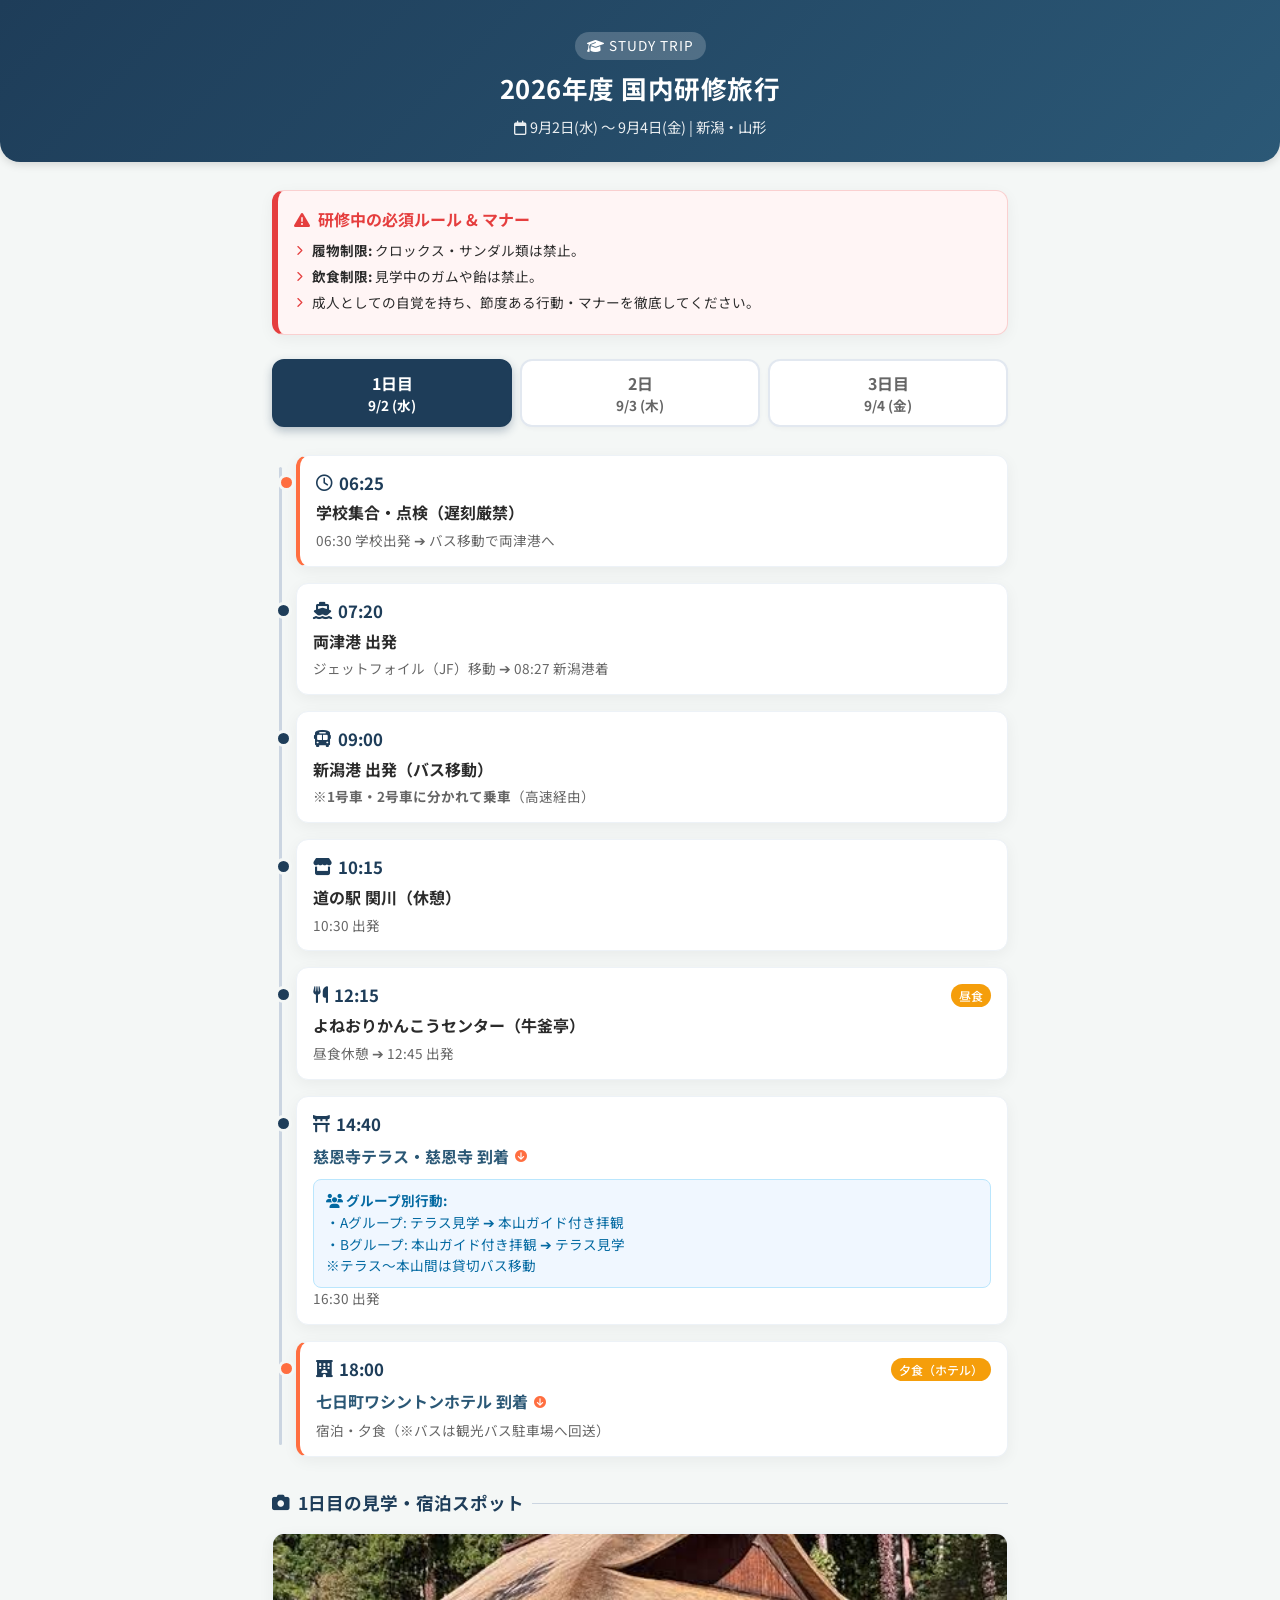
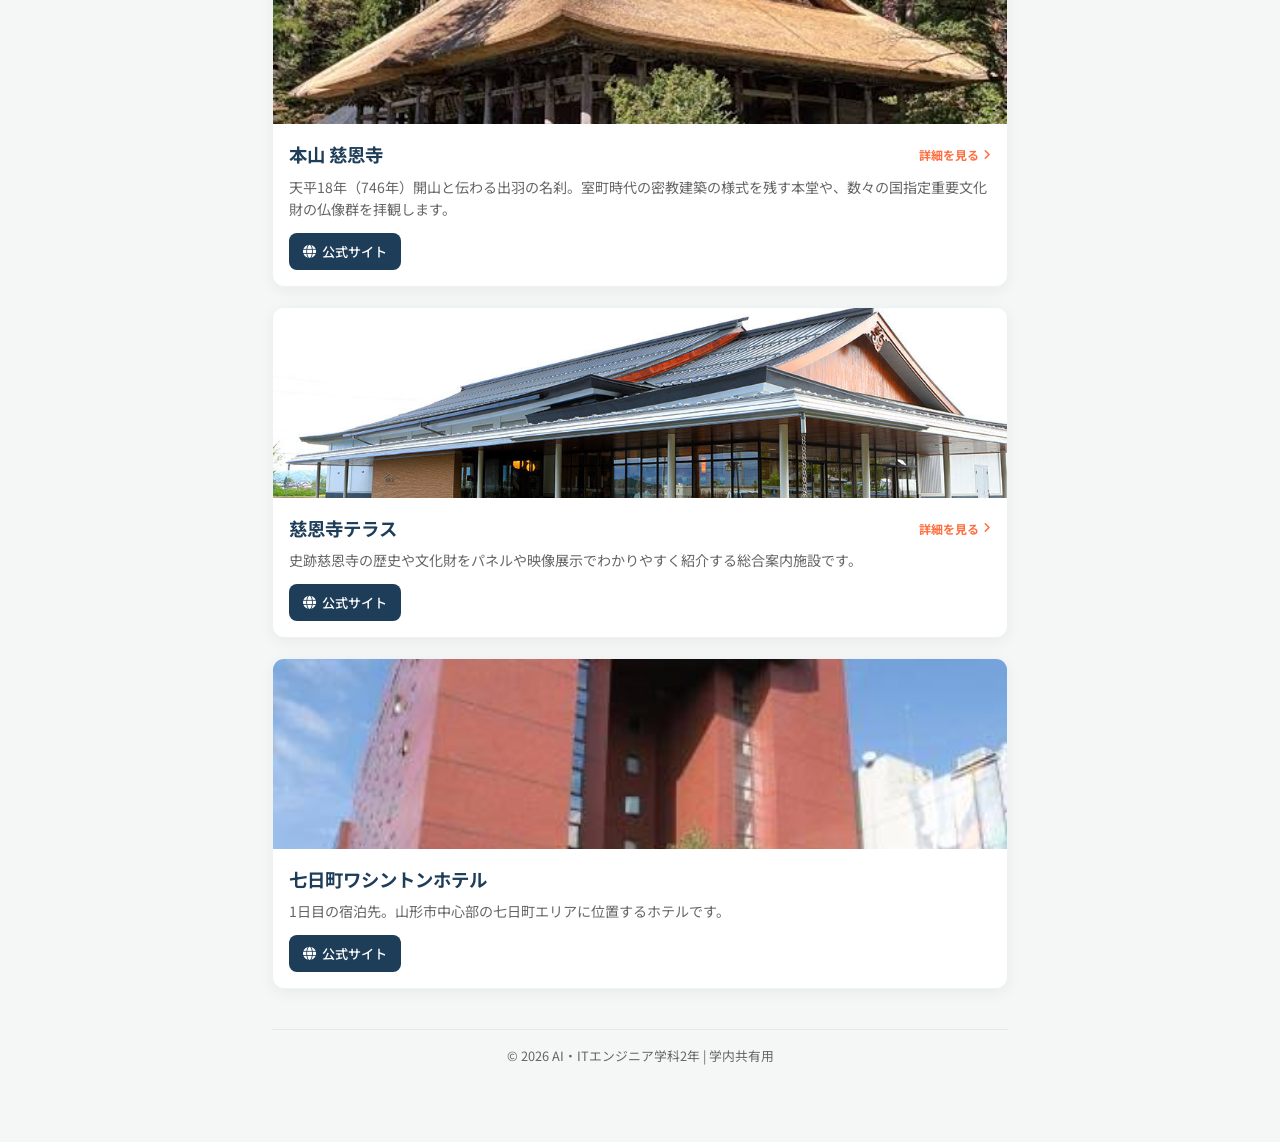
<file: index.html>
<!-- Specify the document type as HTML5 -->
<!DOCTYPE html>
<!-- Set the primary language of the document to Japanese -->
<html lang="ja">
<head>
  <!-- Set character encoding to UTF-8 -->
  <meta charset="UTF-8">
  <!-- Ensure proper layout rendering and responsive zoom on mobile devices -->
  <meta name="viewport" content="width=device-width, initial-scale=1.0">
  <!-- Prevent search engines from indexing and following links on this private page -->
  <meta name="robots" content="noindex, nofollow">
  <!-- Title of the web application shown on the browser tab -->
  <title>2026年度 国内研修旅行 Webパンフレット</title>

  <!-- Preconnect to Google Fonts servers to optimize font loading performance -->
  <link rel="preconnect" href="https://fonts.googleapis.com">
  <link rel="preconnect" href="https://fonts.gstatic.com" crossorigin>
  <!-- Load Noto Sans JP font family from Google Fonts -->
  <link href="https://fonts.googleapis.com/css2?family=Noto+Sans+JP:wght@400;500;700&display=swap" rel="stylesheet">
  <!-- Load FontAwesome icon library from CDN for UI icons -->
  <link rel="stylesheet" href="https://cdnjs.cloudflare.com/ajax/libs/font-awesome/6.4.0/css/all.min.css">
  
  <!-- Link external CSS stylesheet located in the css directory -->
  <link rel="stylesheet" href="css/style.css">

  <!-- PWA Manifest link -->
  <link rel="manifest" href="manifest.json">
  <meta name="theme-color" content="#1e3d59">
</head>
<body>

  <!-- Main header container for the website title -->
  <header>
    <!-- Sub-title badge with graduation cap icon -->
    <span class="sub-title"><i class="fa-solid fa-graduation-cap"></i> STUDY TRIP</span>
    <!-- Main title of the domestic field trip -->
    <h1>2026年度 国内研修旅行</h1>
    <!-- Event date and destination info with calendar icon -->
    <p><i class="fa-regular fa-calendar"></i> 9月2日(水) 〜 9月4日(金) | 新潟・山形</p>
  </header>

  <!-- Main content wrapper -->
  <div class="container">

    <!-- Card component highlighting important guidelines and manners -->
    <div class="alert-card">
      <!-- Warning header with alert icon -->
      <h2><i class="fa-solid fa-triangle-exclamation"></i> 研修中の必須ルール & マナー</h2>
      <!-- Unordered list of mandatory rules -->
      <ul>
        <!-- Footwear restriction rule -->
        <li><strong>履物制限:</strong> クロックス・サンダル類は禁止。</li>
        <!-- Food and gum restriction rule -->
        <li><strong>飲食制限:</strong> 見学中のガムや飴は禁止。</li>
        <!-- General behavior rule -->
        <li>成人としての自覚を持ち、節度ある行動・マナーを徹底してください。</li>
      </ul>
    </div>

    <!-- Sticky tab navigation for switching itinerary days -->
    <div class="tab-nav">
      <!-- Button to activate Day 1 tab -->
      <button class="tab-btn active" onclick="switchTab('day1', this)">
        <span class="day-num">1日目</span>9/2 (水)
      </button>
      <!-- Button to activate Day 2 tab -->
      <button class="tab-btn" onclick="switchTab('day2', this)">
        <span class="day-num">2日</span>9/3 (木)
      </button>
      <!-- Button to activate Day 3 tab -->
      <button class="tab-btn" onclick="switchTab('day3', this)">
        <span class="day-num">3日目</span>9/4 (金)
      </button>
    </div>

    <!-- ================= DAY 1 CONTENT SECTION ================= -->
    <div id="day1" class="tab-content active">
      <!-- Timeline list showing time-based events -->
      <div class="timeline">
        <!-- Highlighted timeline item for gathering -->
        <div class="time-item highlight">
          <div class="time-header">
            <span class="time-badge"><i class="fa-regular fa-clock"></i> 06:25</span>
          </div>
          <div class="spot-title">学校集合・点検（遅刻厳禁）</div>
          <div class="spot-desc">06:30 学校出発 ➔ バス移動で両津港へ</div>
        </div>

        <!-- Timeline item for port departure -->
        <div class="time-item">
          <div class="time-header">
            <span class="time-badge"><i class="fa-solid fa-ship"></i> 07:20</span>
          </div>
          <div class="spot-title">両津港 出発</div>
          <div class="spot-desc">ジェットフォイル（JF）移動 ➔ 08:27 新潟港着</div>
        </div>

        <!-- Timeline item for bus boarding -->
        <div class="time-item">
          <div class="time-header">
            <span class="time-badge"><i class="fa-solid fa-bus"></i> 09:00</span>
          </div>
          <div class="spot-title">新潟港 出発（バス移動）</div>
          <div class="spot-desc"><strong>※1号車・2号車に分かれて乗車</strong>（高速経由）</div>
        </div>

        <!-- Timeline item for rest stop -->
        <div class="time-item">
          <div class="time-header">
            <span class="time-badge"><i class="fa-solid fa-store"></i> 10:15</span>
          </div>
          <div class="spot-title">道の駅 関川（休憩）</div>
          <div class="spot-desc">10:30 出発</div>
        </div>

        <!-- Timeline item for lunch -->
        <div class="time-item">
          <div class="time-header">
            <span class="time-badge"><i class="fa-solid fa-utensils"></i> 12:15</span>
            <span class="meal-badge">昼食</span>
          </div>
          <div class="spot-title">よねおりかんこうセンター（牛釜亭）</div>
          <div class="spot-desc">昼食休憩 ➔ 12:45 出発</div>
        </div>

        <!-- Timeline item for Jionji arrival with smooth scroll link -->
        <div class="time-item">
          <div class="time-header">
            <span class="time-badge"><i class="fa-solid fa-torii-gate"></i> 14:40</span>
          </div>
          <!-- Clickable spot title that scrolls to Jionji card -->
          <div class="spot-title spot-link" onclick="scrollToSpot('spot-jionji')">
            慈恩寺テラス・慈恩寺 到着 <i class="fa-solid fa-circle-arrow-down"></i>
          </div>
          <div class="spot-desc">
            <div class="group-box">
              <strong><i class="fa-solid fa-users"></i> グループ別行動:</strong><br>
              ・Aグループ: テラス見学 ➔ 本山ガイド付き拝観<br>
              ・Bグループ: 本山ガイド付き拝観 ➔ テラス見学<br>
              ※テラス〜本山間は貸切バス移動
            </div>
            16:30 出発
          </div>
        </div>

        <!-- Highlighted timeline item for hotel arrival with smooth scroll link -->
        <div class="time-item highlight">
          <div class="time-header">
            <span class="time-badge"><i class="fa-solid fa-hotel"></i> 18:00</span>
            <span class="meal-badge">夕食（ホテル）</span>
          </div>
          <!-- Clickable spot title that scrolls to Hotel card -->
          <div class="spot-title spot-link" onclick="scrollToSpot('spot-nanokamachi')">
            七日町ワシントンホテル 到着 <i class="fa-solid fa-circle-arrow-down"></i>
          </div>
          <div class="spot-desc">宿泊・夕食（※バスは観光バス駐車場へ回送）</div>
        </div>
      </div>

      <!-- Section title divider for Day 1 spots -->
      <div class="section-title"><i class="fa-solid fa-camera"></i> 1日目の見学・宿泊スポット</div>

      <!-- Clickable spot card leading to Jionji detail page -->
      <div id="spot-jionji" class="spot-card clickable-card" onclick="openInternalPage('pages/jionji-detail.html')">
        <img src="images/慈恩寺.jpeg" alt="本山 慈恩寺">
        <div class="spot-card-body">
          <h3>本山 慈恩寺 <span class="detail-badge">詳細を見る <i class="fa-solid fa-angle-right"></i></span></h3>
          <p>天平18年（746年）開山と伝わる出羽の名刹。室町時代の密教建築の様式を残す本堂や、数々の国指定重要文化財の仏像群を拝観します。</p>
          <div class="btn-group">
            <!-- External official website button with propagation stopped -->
            <a href="http://p.tukiyama.jp/jionji/" target="_blank" rel="noopener" class="btn-link" onclick="event.stopPropagation();"><i class="fa-solid fa-globe"></i> 公式サイト</a>
          </div>
        </div>
      </div>

      <!-- Clickable spot card leading to Jionji Terrace detail page -->
      <div id="spot-jionji-terrace" class="spot-card clickable-card" onclick="openInternalPage('pages/jionji-terrace-detail.html')">
        <img src="images/慈恩寺テラス.jpg" alt="慈恩寺テラス">
        <div class="spot-card-body">
          <h3>慈恩寺テラス <span class="detail-badge">詳細を見る <i class="fa-solid fa-angle-right"></i></span></h3>
          <p>史跡慈恩寺の歴史や文化財をパネルや映像展示でわかりやすく紹介する総合案内施設です。</p>
          <div class="btn-group">
            <!-- External official website button with propagation stopped -->
            <a href="https://jionji-terrace.jp/" target="_blank" rel="noopener" class="btn-link" onclick="event.stopPropagation();"><i class="fa-solid fa-globe"></i> 公式サイト</a>
          </div>
        </div>
      </div>

      <!-- Hotel card with official website button -->
      <div id="spot-nanokamachi" class="spot-card">
        <img src="images/七日町ワシントンホテル.jpeg" alt="七日町ワシントンホテル">
        <div class="spot-card-body">
          <h3>七日町ワシントンホテル</h3>
          <p>1日目の宿泊先。山形市中心部の七日町エリアに位置するホテルです。</p>
          <div class="btn-group">
            <!-- External official website button -->
            <a href="https://washington-hotels.jp/yamagata-nanokamachi/" target="_blank" rel="noopener" class="btn-link" onclick="event.stopPropagation();"><i class="fa-solid fa-globe"></i> 公式サイト</a>
          </div>
        </div>
      </div>
    </div>

    <!-- ================= DAY 2 CONTENT SECTION ================= -->
    <div id="day2" class="tab-content">
      <!-- Timeline list showing time-based events for Day 2 -->
      <div class="timeline">
        <div class="time-item">
          <div class="time-header">
            <span class="time-badge"><i class="fa-solid fa-hotel"></i> 09:00</span>
            <span class="meal-badge">朝食（ホテル）</span>
          </div>
          <div class="spot-title">七日町ワシントンホテル 出発</div>
        </div>

        <div class="time-item">
          <div class="time-header">
            <span class="time-badge"><i class="fa-solid fa-torii-gate"></i> 10:00</span>
          </div>
          <div class="spot-title spot-link" onclick="scrollToSpot('spot-kumano')">
            熊野大社（自由参拝） <i class="fa-solid fa-circle-arrow-down"></i>
          </div>
          <div class="spot-desc">11:00 出発</div>
        </div>

        <div class="time-item">
          <div class="time-header">
            <span class="time-badge"><i class="fa-solid fa-box-archive"></i> 11:30</span>
            <span class="meal-badge">昼食（弁当）</span>
          </div>
          <div class="spot-title">道の駅 いいで</div>
          <div class="spot-desc">休憩・弁当積み込み（※アレルギー該当者はローソン購入等で対応）➔ 11:45 出発</div>
        </div>

        <div class="time-item">
          <div class="time-header">
            <span class="time-badge"><i class="fa-solid fa-store"></i> 12:45</span>
          </div>
          <div class="spot-title">道の駅 関川（休憩）</div>
          <div class="spot-desc">13:00 出発</div>
        </div>

        <div class="time-item">
          <div class="time-header">
            <span class="time-badge"><i class="fa-solid fa-landmark"></i> 13:45</span>
          </div>
          <div class="spot-title spot-link" onclick="scrollToSpot('spot-zoshunkaku')">
            蔵春閣・周辺自由散策 <i class="fa-solid fa-circle-arrow-down"></i>
          </div>
          <div class="spot-desc">
            到着後、全員で全体説明を受講した後に班別行動。<br>
            <div class="group-box">
              <strong><i class="fa-solid fa-users"></i> グループ別動線:</strong><br>
              ・1班: 蔵春閣見学 ➔ 各自周辺自由散策<br>
              ・2班: 各自周辺自由散策 ➔ 蔵春閣見学
            </div>
          </div>
        </div>

        <div class="time-item highlight">
          <div class="time-header">
            <span class="time-badge"><i class="fa-solid fa-hot-tub-person"></i> 17:00</span>
            <span class="meal-badge">夕食（旅館）</span>
          </div>
          <div class="spot-title">月岡温泉 村上館 到着</div>
          <div class="spot-desc">宿泊・夕食</div>
        </div>
      </div>

      <!-- Section title divider for Day 2 spots -->
      <div class="section-title"><i class="fa-solid fa-camera"></i> 2日目の見学・宿泊スポット</div>

      <!-- Clickable spot card leading to Kumano Taisha detail page -->
      <div id="spot-kumano" class="spot-card clickable-card" onclick="openInternalPage('pages/kumano-detail.html')">
        <img src="images/熊野大社.jpeg" alt="熊野大社">
        <div class="spot-card-body">
          <h3>熊野大社 <span class="detail-badge">詳細を見る <i class="fa-solid fa-angle-right"></i></span></h3>
          <p>「東北の伊勢」と称される由緒ある神社。県内最古の茅葺き屋根建築である拝殿や、本殿裏の「3羽のうさぎ」の繊細な隠し彫りで知られます。</p>
          <div class="btn-group">
            <a href="https://kumano-taisha.or.jp/" target="_blank" rel="noopener" class="btn-link" onclick="event.stopPropagation();"><i class="fa-solid fa-globe"></i> 公式サイト</a>
          </div>
        </div>
      </div>

      <!-- Clickable spot card leading to Zoshunkaku detail page -->
      <div id="spot-zoshunkaku" class="spot-card clickable-card" onclick="openInternalPage('pages/zoshunkaku-detail.html')">
        <img src="images/蔵春閣.jpeg" alt="蔵春閣">
        <div class="spot-card-body">
          <h3>蔵春閣・周辺自由散策エリア <span class="detail-badge">詳細を見る <i class="fa-solid fa-angle-right"></i></span></h3>
          <p>大倉喜八郎の和洋折衷別邸。大成建設による解体・移築・耐震復元構造を学びます。交代時間には周辺（諏訪神社、王紋酒造、清水園等）を自由に散策します。</p>
          
          <!-- Embedded Google Map container -->
          <div class="map-container" onclick="event.stopPropagation();">
            <iframe src="https://www.google.com/maps/embed?pb=!1m18!1m12!1m3!1d3519.2425993407614!2d139.33171800000005!3d37.943882000000016!2m3!1f0!2f0!3f0!3m2!1i1024!2i768!4f13.1!3m3!1m2!1s0x5f8b31001fe5cbe5%3A0x28dfe0ba4221f913!2z6JS15pil6Zaj!5e1!3m2!1sja!2sjp!4v1788313209910!5m2!1sja!2sjp" width="600" height="450" style="border:0;" allowfullscreen="" loading="lazy" referrerpolicy="strict-origin-when-cross-origin"></iframe>
          </div>

          <div class="btn-group">
            <a href="https://www.city.shibata.lg.jp/shisetsu/kanko/kanko/1022382.html" target="_blank" rel="noopener" class="btn-link" onclick="event.stopPropagation();"><i class="fa-solid fa-globe"></i> 施設案内</a>
          </div>
        </div>
      </div>

      <!-- Ryokan card with official website button -->
      <div class="spot-card">
        <img src="images/村上館.jpeg" alt="月岡温泉 村上館">
        <div class="spot-card-body">
          <h3>月岡温泉 村上館</h3>
          <p>2日目の宿泊先。エメラルドグリーンに輝く素晴らしい効能の温泉と風情溢れる空間を体験します。</p>
          <div class="btn-group">
            <a href="https://www.murakamikan.com/" target="_blank" rel="noopener" class="btn-link" onclick="event.stopPropagation();"><i class="fa-solid fa-globe"></i> 公式サイト</a>
          </div>
        </div>
      </div>
    </div>

    <!-- ================= DAY 3 CONTENT SECTION ================= -->
    <div id="day3" class="tab-content">
      <!-- Timeline list showing time-based events for Day 3 -->
      <div class="timeline">
        <div class="time-item">
          <div class="time-header">
            <span class="time-badge"><i class="fa-solid fa-hot-tub-person"></i> 09:50</span>
            <span class="meal-badge">朝食（旅館）</span>
          </div>
          <div class="spot-title">月岡温泉 村上館 出発</div>
        </div>

        <div class="time-item">
          <div class="time-header">
            <span class="time-badge"><i class="fa-solid fa-building-columns"></i> 10:30</span>
          </div>
          <div class="spot-title spot-link" onclick="scrollToSpot('spot-hoppou')">
            北方文化博物館（館内ガイド付き） <i class="fa-solid fa-circle-arrow-down"></i>
          </div>
          <div class="spot-desc">12:00 出発</div>
        </div>

        <div class="time-item">
          <div class="time-header">
            <span class="time-badge"><i class="fa-solid fa-utensils"></i> 12:30</span>
            <span class="meal-badge">昼食</span>
          </div>
          <div class="spot-title">道の駅 新潟ふるさと村</div>
          <div class="spot-desc">昼食休憩 ➔ 14:00 出発</div>
        </div>

        <div class="time-item">
          <div class="time-header">
            <span class="time-badge"><i class="fa-solid fa-torii-gate"></i> 14:30</span>
          </div>
          <div class="spot-title spot-link" onclick="scrollToSpot('spot-gokoku')">
            新潟縣護国神社（自由参拝） <i class="fa-solid fa-circle-arrow-down"></i>
          </div>
          <div class="spot-desc">15:30 出発</div>
        </div>

        <div class="time-item highlight">
          <div class="time-header">
            <span class="time-badge"><i class="fa-solid fa-ship"></i> 16:00</span>
          </div>
          <div class="spot-title">新潟港 到着</div>
          <div class="spot-desc">17:00 発（ジェットフォイル） ➔ 18:07 両津港到着・解散</div>
        </div>
      </div>

      <!-- Section title divider for Day 3 spots -->
      <div class="section-title"><i class="fa-solid fa-camera"></i> 3日目の見学スポット</div>

      <!-- Clickable spot card leading to Northern Culture Museum detail page -->
      <div id="spot-hoppou" class="spot-card clickable-card" onclick="openInternalPage('pages/hoppou-detail.html')">
        <img src="images/北方博物館外観.jpeg" alt="北方文化博物館 外観">
        <div class="spot-card-body">
          <h3>北方文化博物館 <span class="detail-badge">詳細を見る <i class="fa-solid fa-angle-right"></i></span></h3>
          <p>越後の豪農・伊藤家の旧邸宅。100畳の大広間をはじめとする圧巻のスケールの純和風建築や庭園、戦後の民営文化財保存の原点を学びます。</p>
          <div class="btn-group">
            <a href="http://www.hoppou-bunka.com/" target="_blank" rel="noopener" class="btn-link" onclick="event.stopPropagation();"><i class="fa-solid fa-globe"></i> 公式サイト</a>
          </div>
        </div>
      </div>

      <!-- Clickable spot card leading to Gokoku Shrine detail page -->
      <div id="spot-gokoku" class="spot-card clickable-card" onclick="openInternalPage('pages/gokoku-detail.html')">
        <img src="images/護国神社1.jpeg" alt="新潟縣護国神社">
        <div class="spot-card-body">
          <h3>新潟縣護国神社 <span class="detail-badge">詳細を見る <i class="fa-solid fa-angle-right"></i></span></h3>
          <p>戊辰戦争以降の郷土の戦没者を祀る神社。昭和20年に造営された荘厳な白木造りの社殿と静謐な境内を見学します。</p>
          <div class="btn-group">
            <a href="https://www.niigata-gokoku.or.jp/" target="_blank" rel="noopener" class="btn-link" onclick="event.stopPropagation();"><i class="fa-solid fa-globe"></i> 公式サイト</a>
          </div>
        </div>
      </div>
    </div>

    <!-- Footer container -->
    <footer>
      <p>&copy; 2026 AI・ITエンジニア学科2年 | 学内共有用</p>
    </footer>

  </div>

  <!-- Link external JavaScript file from the js directory -->
  <script src="js/script.js"></script>

  <!-- PWA Service Worker Automatic Update Check (Safari Cache Fix) -->
  <script>
    if ('serviceWorker' in navigator) {
      window.addEventListener('load', () => {
        navigator.serviceWorker.register('./sw.js').then((registration) => {
          // ページ表示時に更新（最新のsw.js）の有無をチェック
          registration.update();
        }).catch((error) => {
          console.error('Service Worker registration failed:', error);
        });
      });
    }
  </script>
</body>
</html>
</file>
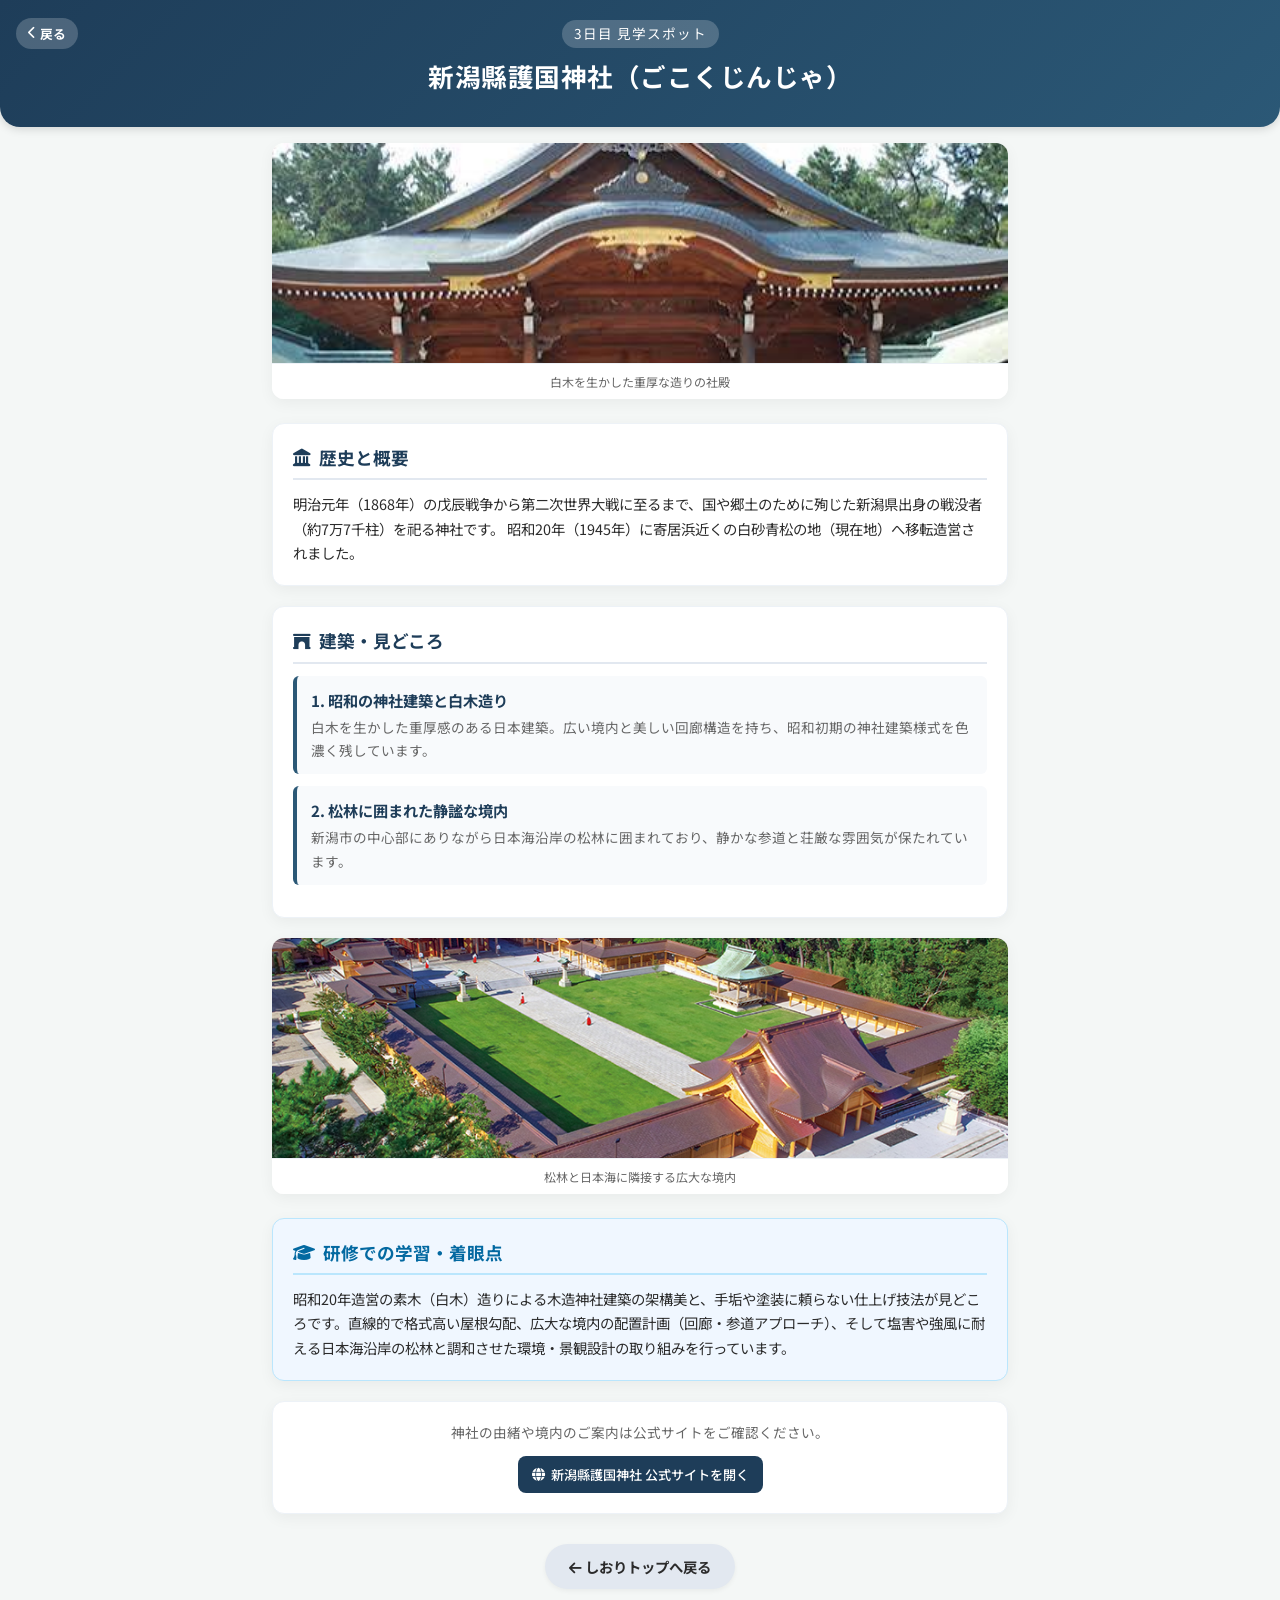
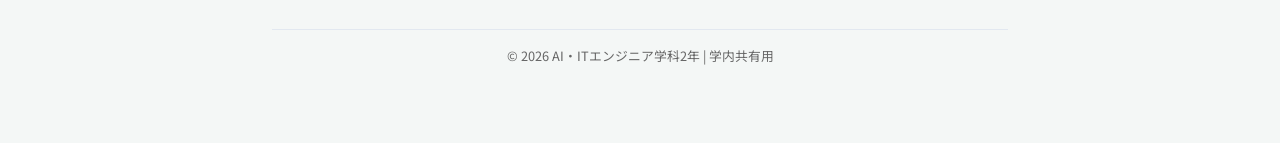
<file: pages/gokoku-detail.html>
<!-- Specify document type as HTML5 -->
<!DOCTYPE html>
<!-- Set language to Japanese -->
<html lang="ja">
<head>
  <meta charset="UTF-8">
  <meta name="viewport" content="width=device-width, initial-scale=1.0">
  <meta name="robots" content="noindex, nofollow">
  <title>新潟縣護国神社 - 詳細案内 | 2026国内研修</title>

  <link rel="preconnect" href="https://fonts.googleapis.com">
  <link rel="preconnect" href="https://fonts.gstatic.com" crossorigin>
  <link href="https://fonts.googleapis.com/css2?family=Noto+Sans+JP:wght@400;500;700&display=swap" rel="stylesheet">
  <link rel="stylesheet" href="https://cdnjs.cloudflare.com/ajax/libs/font-awesome/6.4.0/css/all.min.css">
  
  <link rel="stylesheet" href="../css/style.css">
</head>
<body>

  <!-- Sub-header for detail page -->
  <header class="detail-header">
    <button class="back-btn" onclick="history.back()">
      <i class="fa-solid fa-chevron-left"></i> 戻る
    </button>
    <span class="sub-title">3日目 見学スポット</span>
    <h1>新潟縣護国神社（ごこくじんじゃ）</h1>
  </header>

  <div class="container">

    <!-- Hero main image -->
    <div class="detail-hero-img">
      <img src="../images/護国神社1.jpeg" alt="新潟縣護国神社 拝殿">
      <span class="img-caption">白木を生かした重厚な造りの社殿</span>
    </div>

    <!-- History overview section -->
    <section class="detail-section">
      <h2 class="detail-title"><i class="fa-solid fa-landmark"></i> 歴史と概要</h2>
      <p>
        明治元年（1868年）の戊辰戦争から第二次世界大戦に至るまで、国や郷土のために殉じた新潟県出身の戦没者（約7万7千柱）を祀る神社です。
        昭和20年（1945年）に寄居浜近くの白砂青松の地（現在地）へ移転造営されました。
      </p>
    </section>

    <!-- Architecture highlights -->
    <section class="detail-section">
      <h2 class="detail-title"><i class="fa-solid fa-archway"></i> 建築・見どころ</h2>
      
      <!-- Point 1 -->
      <div class="point-box">
        <h3>1. 昭和の神社建築と白木造り</h3>
        <p>白木を生かした重厚感のある日本建築。広い境内と美しい回廊構造を持ち、昭和初期の神社建築様式を色濃く残しています。</p>
      </div>

      <!-- Point 2 -->
      <div class="point-box">
        <h3>2. 松林に囲まれた静謐な境内</h3>
        <p>新潟市の中心部にありながら日本海沿岸の松林に囲まれており、静かな参道と荘厳な雰囲気が保たれています。</p>
      </div>
    </section>

    <!-- Secondary aerial hero image -->
    <div class="detail-hero-img">
      <img src="../images/護国神社2.jpg" alt="新潟縣護国神社 鳥瞰">
      <span class="img-caption">松林と日本海に隣接する広大な境内</span>
    </div>

    <!-- Highlighted learning objectives -->
    <section class="detail-section highlight-section">
      <h2 class="detail-title"><i class="fa-solid fa-graduation-cap"></i> 研修での学習・着眼点</h2>
      <p>
        昭和20年造営の素木（白木）造りによる木造神社建築の架構美と、手垢や塗装に頼らない仕上げ技法が見どころです。直線的で格式高い屋根勾配、広大な境内の配置計画（回廊・参道アプローチ）、そして塩害や強風に耐える日本海沿岸の松林と調和させた環境・景観設計の取り組みを行っています。
      </p>
    </section>

    <!-- External link box -->
    <div class="external-link-box">
      <p>神社の由緒や境内のご案内は公式サイトをご確認ください。</p>
      <a href="https://www.niigata-gokoku.or.jp/" target="_blank" rel="noopener" class="btn-link">
        <i class="fa-solid fa-globe"></i> 新潟縣護国神社 公式サイトを開く
      </a>
    </div>

    <!-- Bottom back button -->
    <div style="text-align: center; margin-top: 30px;">
      <button class="back-btn-bottom" onclick="history.back()">
        <i class="fa-solid fa-arrow-left"></i> しおりトップへ戻る
      </button>
    </div>

    <footer>
      <p>&copy; 2026 AI・ITエンジニア学科2年 | 学内共有用</p>
    </footer>

  </div>

</body>
</html>
</file>
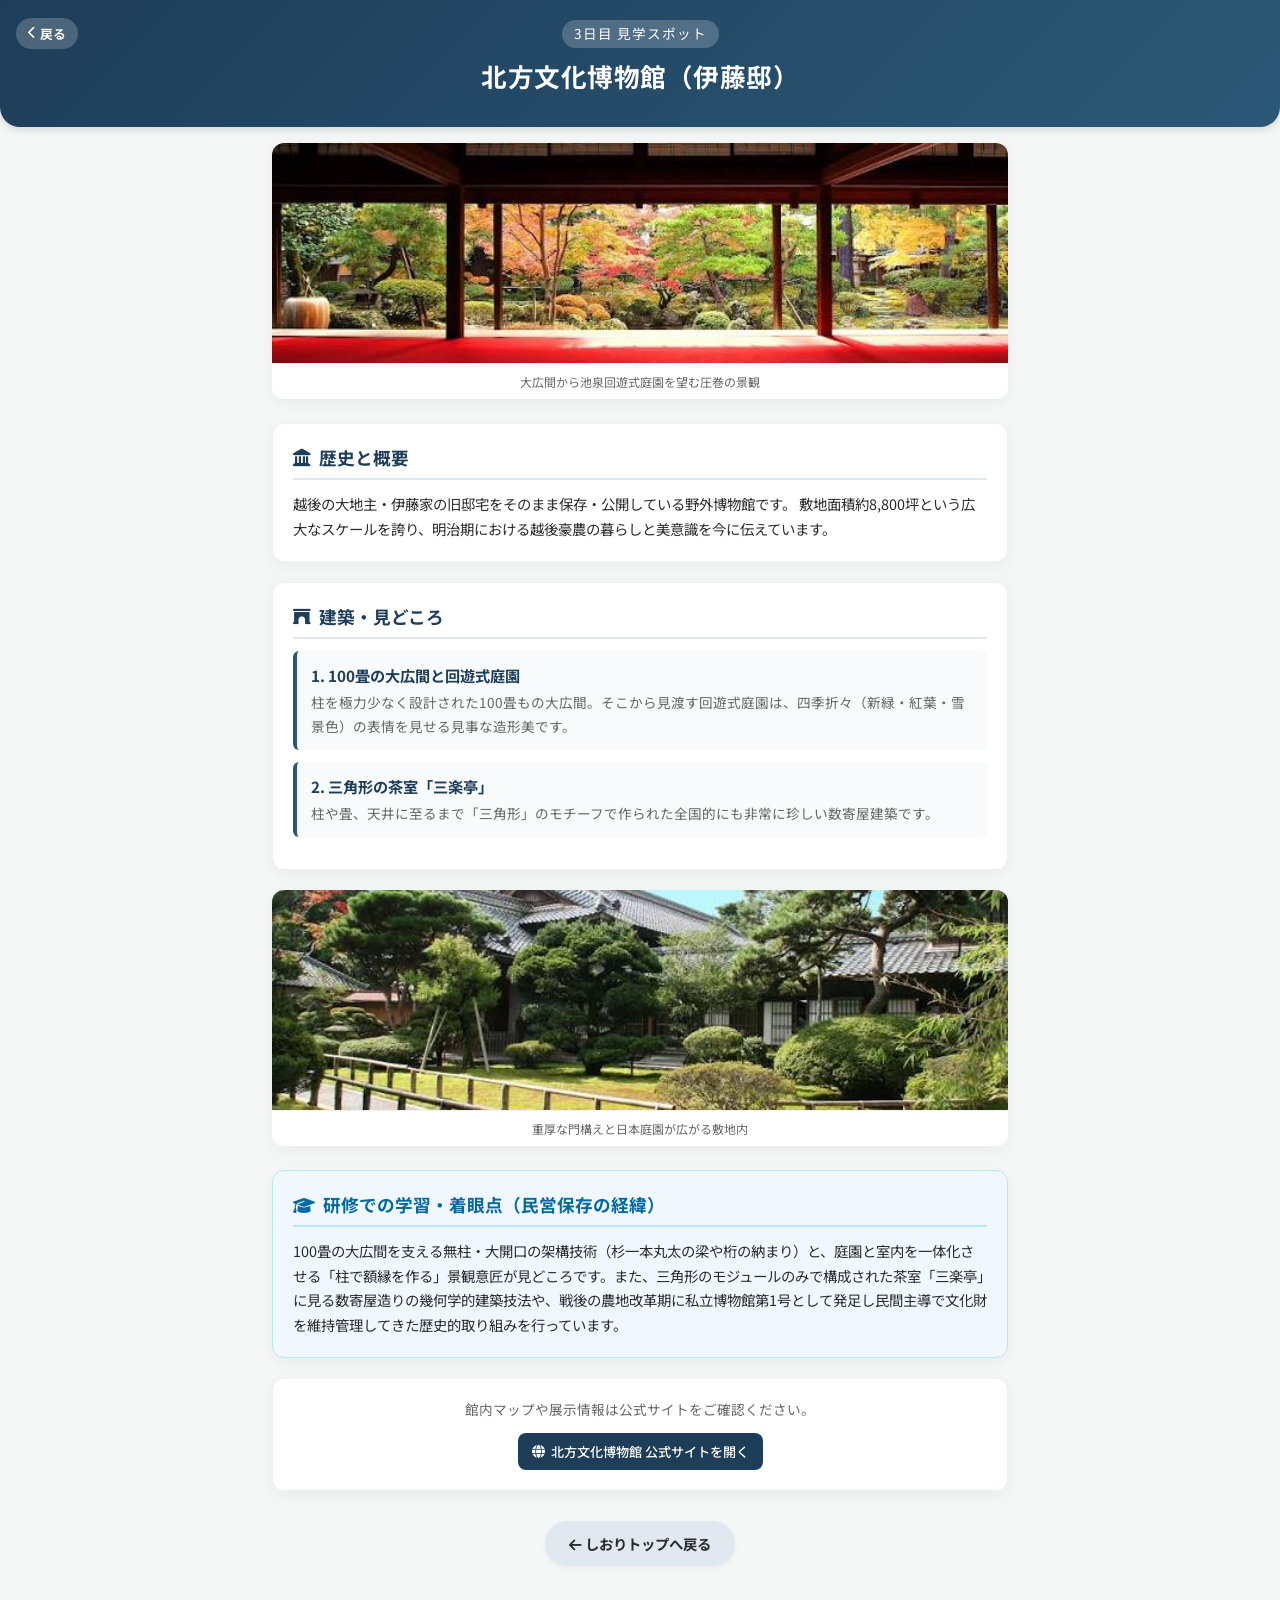
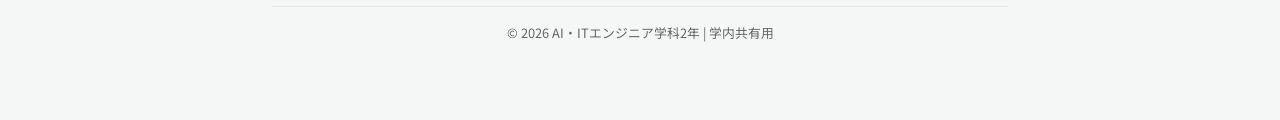
<file: pages/hoppou-detail.html>
<!-- Specify document type as HTML5 -->
<!DOCTYPE html>
<!-- Set language to Japanese -->
<html lang="ja">
<head>
  <meta charset="UTF-8">
  <meta name="viewport" content="width=device-width, initial-scale=1.0">
  <meta name="robots" content="noindex, nofollow">
  <title>北方文化博物館 - 詳細案内 | 2026国内研修</title>

  <link rel="preconnect" href="https://fonts.googleapis.com">
  <link rel="preconnect" href="https://fonts.gstatic.com" crossorigin>
  <link href="https://fonts.googleapis.com/css2?family=Noto+Sans+JP:wght@400;500;700&display=swap" rel="stylesheet">
  <link rel="stylesheet" href="https://cdnjs.cloudflare.com/ajax/libs/font-awesome/6.4.0/css/all.min.css">
  
  <link rel="stylesheet" href="../css/style.css">
</head>
<body>

  <!-- Sub-header for detail page -->
  <header class="detail-header">
    <button class="back-btn" onclick="history.back()">
      <i class="fa-solid fa-chevron-left"></i> 戻る
    </button>
    <span class="sub-title">3日目 見学スポット</span>
    <h1>北方文化博物館（伊藤邸）</h1>
  </header>

  <div class="container">

    <!-- Hero interior image -->
    <div class="detail-hero-img">
      <img src="../images/北方博物館内観.jpeg" alt="北方文化博物館 100畳の大広間">
      <span class="img-caption">大広間から池泉回遊式庭園を望む圧巻の景観</span>
    </div>

    <!-- History overview section -->
    <section class="detail-section">
      <h2 class="detail-title"><i class="fa-solid fa-landmark"></i> 歴史と概要</h2>
      <p>
        越後の大地主・伊藤家の旧邸宅をそのまま保存・公開している野外博物館です。
        敷地面積約8,800坪という広大なスケールを誇り、明治期における越後豪農の暮らしと美意識を今に伝えています。
      </p>
    </section>

    <!-- Architecture details -->
    <section class="detail-section">
      <h2 class="detail-title"><i class="fa-solid fa-archway"></i> 建築・見どころ</h2>
      
      <!-- Point 1 -->
      <div class="point-box">
        <h3>1. 100畳の大広間と回遊式庭園</h3>
        <p>柱を極力少なく設計された100畳もの大広間。そこから見渡す回遊式庭園は、四季折々（新緑・紅葉・雪景色）の表情を見せる見事な造形美です。</p>
      </div>

      <!-- Point 2 -->
      <div class="point-box">
        <h3>2. 三角形の茶室「三楽亭」</h3>
        <p>柱や畳、天井に至るまで「三角形」のモチーフで作られた全国的にも非常に珍しい数寄屋建築です。</p>
      </div>
    </section>

    <!-- Hero exterior image -->
    <div class="detail-hero-img">
      <img src="../images/北方博物館外観.jpeg" alt="北方文化博物館 外観">
      <span class="img-caption">重厚な門構えと日本庭園が広がる敷地内</span>
    </div>

    <!-- Highlighted learning section -->
    <section class="detail-section highlight-section">
      <h2 class="detail-title"><i class="fa-solid fa-graduation-cap"></i> 研修での学習・着眼点（民営保存の経緯）</h2>
      <p>
        100畳の大広間を支える無柱・大開口の架構技術（杉一本丸太の梁や桁の納まり）と、庭園と室内を一体化させる「柱で額縁を作る」景観意匠が見どころです。また、三角形のモジュールのみで構成された茶室「三楽亭」に見る数寄屋造りの幾何学的建築技法や、戦後の農地改革期に私立博物館第1号として発足し民間主導で文化財を維持管理してきた歴史的取り組みを行っています。
      </p>
    </section>

    <!-- External link box -->
    <div class="external-link-box">
      <p>館内マップや展示情報は公式サイトをご確認ください。</p>
      <a href="http://www.hoppou-bunka.com/" target="_blank" rel="noopener" class="btn-link">
        <i class="fa-solid fa-globe"></i> 北方文化博物館 公式サイトを開く
      </a>
    </div>

    <!-- Bottom back button -->
    <div style="text-align: center; margin-top: 30px;">
      <button class="back-btn-bottom" onclick="history.back()">
        <i class="fa-solid fa-arrow-left"></i> しおりトップへ戻る
      </button>
    </div>

    <footer>
      <p>&copy; 2026 AI・ITエンジニア学科2年 | 学内共有用</p>
    </footer>

  </div>

</body>
</html>
</file>
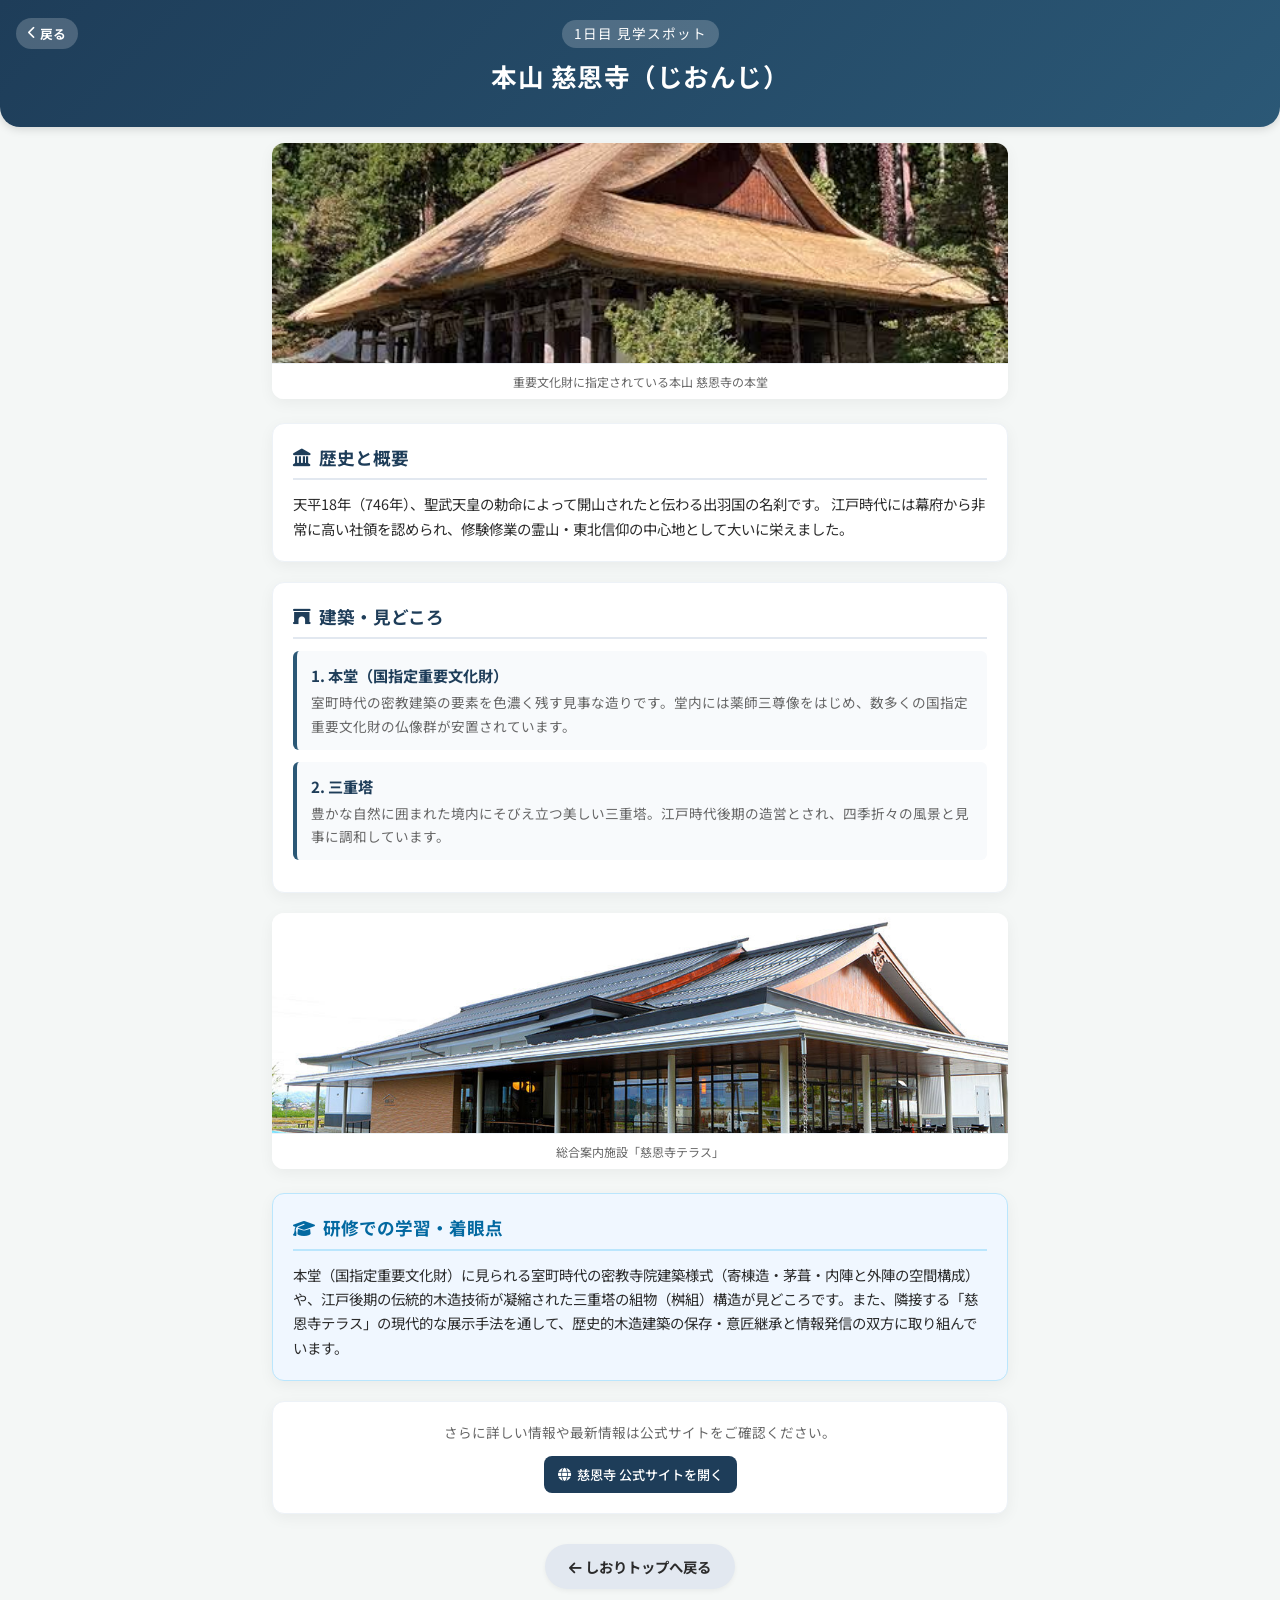
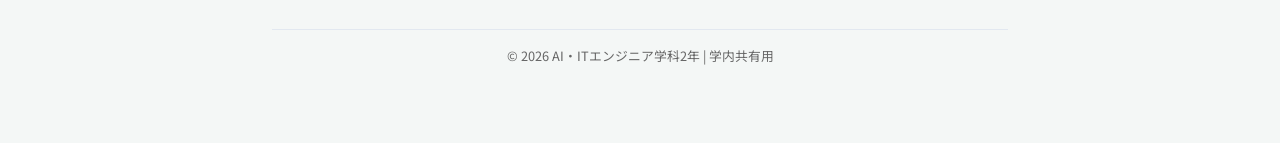
<file: pages/jionji-detail.html>
<!-- Specify the document type as HTML5 -->
<!DOCTYPE html>
<!-- Set primary language to Japanese -->
<html lang="ja">
<head>
  <!-- Set character encoding to UTF-8 -->
  <meta charset="UTF-8">
  <!-- Ensure proper viewport scaling for responsive mobile design -->
  <meta name="viewport" content="width=device-width, initial-scale=1.0">
  <!-- Prevent search engine indexing -->
  <meta name="robots" content="noindex, nofollow">
  <!-- Title of the detail page -->
  <title>本山 慈恩寺 - 詳細案内 | 2026国内研修</title>

  <!-- Preconnect to Google Fonts -->
  <link rel="preconnect" href="https://fonts.googleapis.com">
  <link rel="preconnect" href="https://fonts.gstatic.com" crossorigin>
  <!-- Load Noto Sans JP font -->
  <link href="https://fonts.googleapis.com/css2?family=Noto+Sans+JP:wght@400;500;700&display=swap" rel="stylesheet">
  <!-- Load FontAwesome icon library -->
  <link rel="stylesheet" href="https://cdnjs.cloudflare.com/ajax/libs/font-awesome/6.4.0/css/all.min.css">
  
  <!-- Link shared CSS stylesheet from parent css directory -->
  <link rel="stylesheet" href="../css/style.css">
</head>
<body>

  <!-- Sub-header for detail page with back navigation -->
  <header class="detail-header">
    <!-- Back button triggering browser history back action -->
    <button class="back-btn" onclick="history.back()">
      <i class="fa-solid fa-chevron-left"></i> 戻る
    </button>
    <span class="sub-title">1日目 見学スポット</span>
    <h1>本山 慈恩寺（じおんじ）</h1>
  </header>

  <!-- Main content wrapper -->
  <div class="container">

    <!-- Hero image wrapper -->
    <div class="detail-hero-img">
      <!-- Main showcase image from parent images directory -->
      <img src="../images/慈恩寺.jpeg" alt="本山 慈恩寺 本堂">
      <span class="img-caption">重要文化財に指定されている本山 慈恩寺の本堂</span>
    </div>

    <!-- History and background section -->
    <section class="detail-section">
      <h2 class="detail-title"><i class="fa-solid fa-landmark"></i> 歴史と概要</h2>
      <p>
        天平18年（746年）、聖武天皇の勅命によって開山されたと伝わる出羽国の名刹です。
        江戸時代には幕府から非常に高い社領を認められ、修験修業の霊山・東北信仰の中心地として大いに栄えました。
      </p>
    </section>

    <!-- Architecture and key points section -->
    <section class="detail-section">
      <h2 class="detail-title"><i class="fa-solid fa-archway"></i> 建築・見どころ</h2>
      
      <!-- Feature point 1 -->
      <div class="point-box">
        <h3>1. 本堂（国指定重要文化財）</h3>
        <p>室町時代の密教建築の要素を色濃く残す見事な造りです。堂内には薬師三尊像をはじめ、数多くの国指定重要文化財の仏像群が安置されています。</p>
      </div>

      <!-- Feature point 2 -->
      <div class="point-box">
        <h3>2. 三重塔</h3>
        <p>豊かな自然に囲まれた境内にそびえ立つ美しい三重塔。江戸時代後期の造営とされ、四季折々の風景と見事に調和しています。</p>
      </div>
    </section>

    <!-- Secondary hero image -->
    <div class="detail-hero-img">
      <img src="../images/慈恩寺テラス.jpg" alt="慈恩寺テラス">
      <span class="img-caption">総合案内施設「慈恩寺テラス」</span>
    </div>

    <!-- Highlighted learning section -->
    <section class="detail-section highlight-section">
      <h2 class="detail-title"><i class="fa-solid fa-graduation-cap"></i> 研修での学習・着眼点</h2>
      <p>
        本堂（国指定重要文化財）に見られる室町時代の密教寺院建築様式（寄棟造・茅葺・内陣と外陣の空間構成）や、江戸後期の伝統的木造技術が凝縮された三重塔の組物（桝組）構造が見どころです。また、隣接する「慈恩寺テラス」の現代的な展示手法を通して、歴史的木造建築の保存・意匠継承と情報発信の双方に取り組んでいます。
      </p>
    </section>

    <!-- External official link box -->
    <div class="external-link-box">
      <p>さらに詳しい情報や最新情報は公式サイトをご確認ください。</p>
      <a href="http://p.tukiyama.jp/jionji/" target="_blank" rel="noopener" class="btn-link">
        <i class="fa-solid fa-globe"></i> 慈恩寺 公式サイトを開く
      </a>
    </div>

    <!-- Bottom navigation button -->
    <div style="text-align: center; margin-top: 30px;">
      <button class="back-btn-bottom" onclick="history.back()">
        <i class="fa-solid fa-arrow-left"></i> しおりトップへ戻る
      </button>
    </div>

    <!-- Footer container -->
    <footer>
      <p>&copy; 2026 AI・ITエンジニア学科2年 | 学内共有用</p>
    </footer>

  </div>

</body>
</html>
</file>
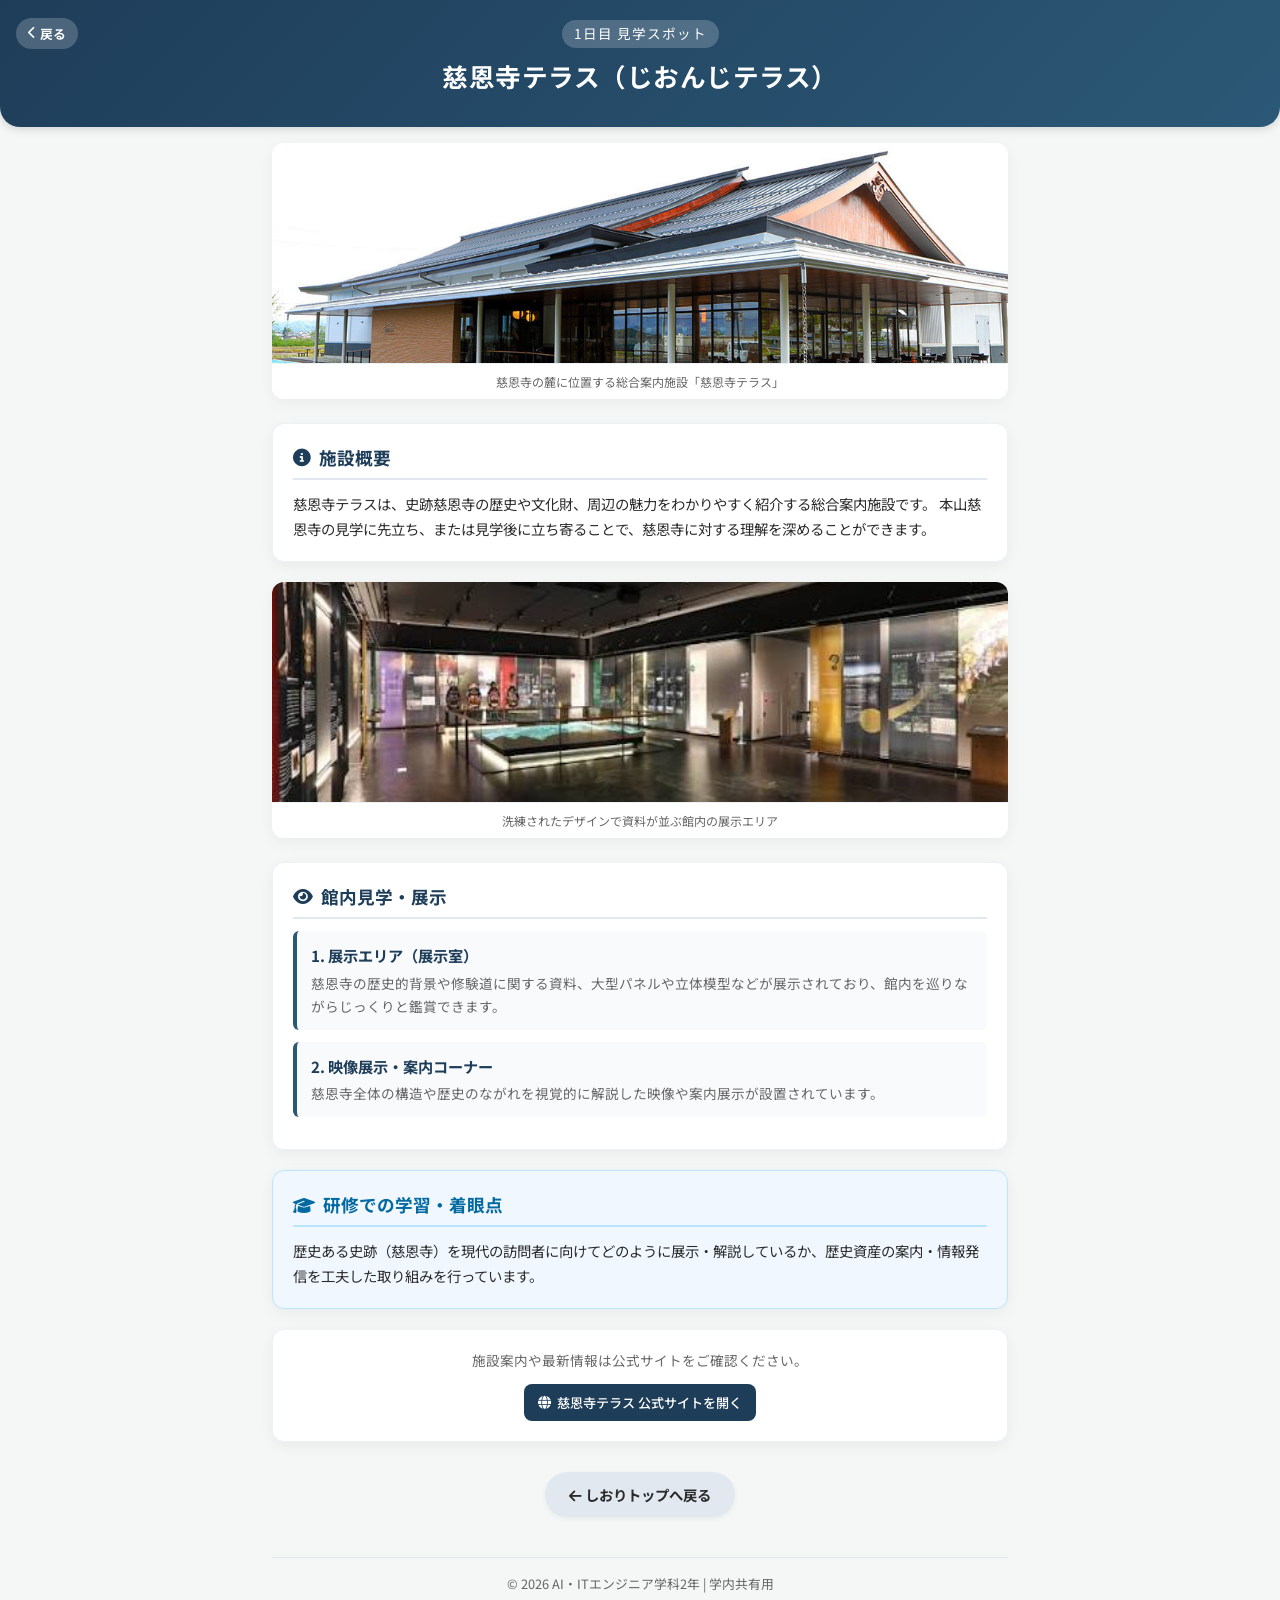
<file: pages/jionji-terrace-detail.html>
<!-- Specify the document type as HTML5 -->
<!DOCTYPE html>
<!-- Set primary language to Japanese -->
<html lang="ja">
<head>
  <!-- Set character encoding to UTF-8 -->
  <meta charset="UTF-8">
  <!-- Ensure proper viewport scaling for mobile devices -->
  <meta name="viewport" content="width=device-width, initial-scale=1.0">
  <!-- Prevent search engine indexing -->
  <meta name="robots" content="noindex, nofollow">
  <!-- Title of the detail page -->
  <title>慈恩寺テラス - 詳細案内 | 2026国内研修</title>

  <!-- Preconnect to Google Fonts -->
  <link rel="preconnect" href="https://fonts.googleapis.com">
  <link rel="preconnect" href="https://fonts.gstatic.com" crossorigin>
  <!-- Load Noto Sans JP font -->
  <link href="https://fonts.googleapis.com/css2?family=Noto+Sans+JP:wght@400;500;700&display=swap" rel="stylesheet">
  <!-- Load FontAwesome icon library -->
  <link rel="stylesheet" href="https://cdnjs.cloudflare.com/ajax/libs/font-awesome/6.4.0/css/all.min.css">
  
  <!-- Link shared CSS stylesheet from parent css directory -->
  <link rel="stylesheet" href="../css/style.css">
</head>
<body>

  <!-- Sub-header for detail page -->
  <header class="detail-header">
    <button class="back-btn" onclick="history.back()">
      <i class="fa-solid fa-chevron-left"></i> 戻る
    </button>
    <span class="sub-title">1日目 見学スポット</span>
    <h1>慈恩寺テラス（じおんじテラス）</h1>
  </header>

  <!-- Main content wrapper -->
  <div class="container">

    <!-- Hero image wrapper -->
    <div class="detail-hero-img">
      <img src="../images/慈恩寺テラス.jpg" alt="慈恩寺テラス 外観">
      <span class="img-caption">慈恩寺の麓に位置する総合案内施設「慈恩寺テラス」</span>
    </div>

    <!-- Facility overview section -->
    <section class="detail-section">
      <h2 class="detail-title"><i class="fa-solid fa-circle-info"></i> 施設概要</h2>
      <p>
        慈恩寺テラスは、史跡慈恩寺の歴史や文化財、周辺の魅力をわかりやすく紹介する総合案内施設です。
        本山慈恩寺の見学に先立ち、または見学後に立ち寄ることで、慈恩寺に対する理解を深めることができます。
      </p>
    </section>

    <!-- Interior hero image -->
    <div class="detail-hero-img">
      <img src="../images/慈恩寺テラス内観.jpeg" alt="慈恩寺テラス 展示室">
      <span class="img-caption">洗練されたデザインで資料が並ぶ館内の展示エリア</span>
    </div>

    <!-- Exhibition overview section -->
    <section class="detail-section">
      <h2 class="detail-title"><i class="fa-solid fa-eye"></i> 館内見学・展示</h2>
      
      <!-- Point 1 -->
      <div class="point-box">
        <h3>1. 展示エリア（展示室）</h3>
        <p>慈恩寺の歴史的背景や修験道に関する資料、大型パネルや立体模型などが展示されており、館内を巡りながらじっくりと鑑賞できます。</p>
      </div>

      <!-- Point 2 -->
      <div class="point-box">
        <h3>2. 映像展示・案内コーナー</h3>
        <p>慈恩寺全体の構造や歴史のながれを視覚的に解説した映像や案内展示が設置されています。</p>
      </div>
    </section>

    <!-- Highlighted learning section -->
    <section class="detail-section highlight-section">
      <h2 class="detail-title"><i class="fa-solid fa-graduation-cap"></i> 研修での学習・着眼点</h2>
      <p>
        歴史ある史跡（慈恩寺）を現代の訪問者に向けてどのように展示・解説しているか、歴史資産の案内・情報発信を工夫した取り組みを行っています。
      </p>
    </section>

    <!-- External link box -->
    <div class="external-link-box">
      <p>施設案内や最新情報は公式サイトをご確認ください。</p>
      <a href="https://jionji-terrace.jp/" target="_blank" rel="noopener" class="btn-link">
        <i class="fa-solid fa-globe"></i> 慈恩寺テラス 公式サイトを開く
      </a>
    </div>

    <!-- Bottom back button -->
    <div style="text-align: center; margin-top: 30px;">
      <button class="back-btn-bottom" onclick="history.back()">
        <i class="fa-solid fa-arrow-left"></i> しおりトップへ戻る
      </button>
    </div>

    <!-- Footer container -->
    <footer>
      <p>&copy; 2026 AI・ITエンジニア学科2年 | 学内共有用</p>
    </footer>

  </div>

</body>
</html>
</file>
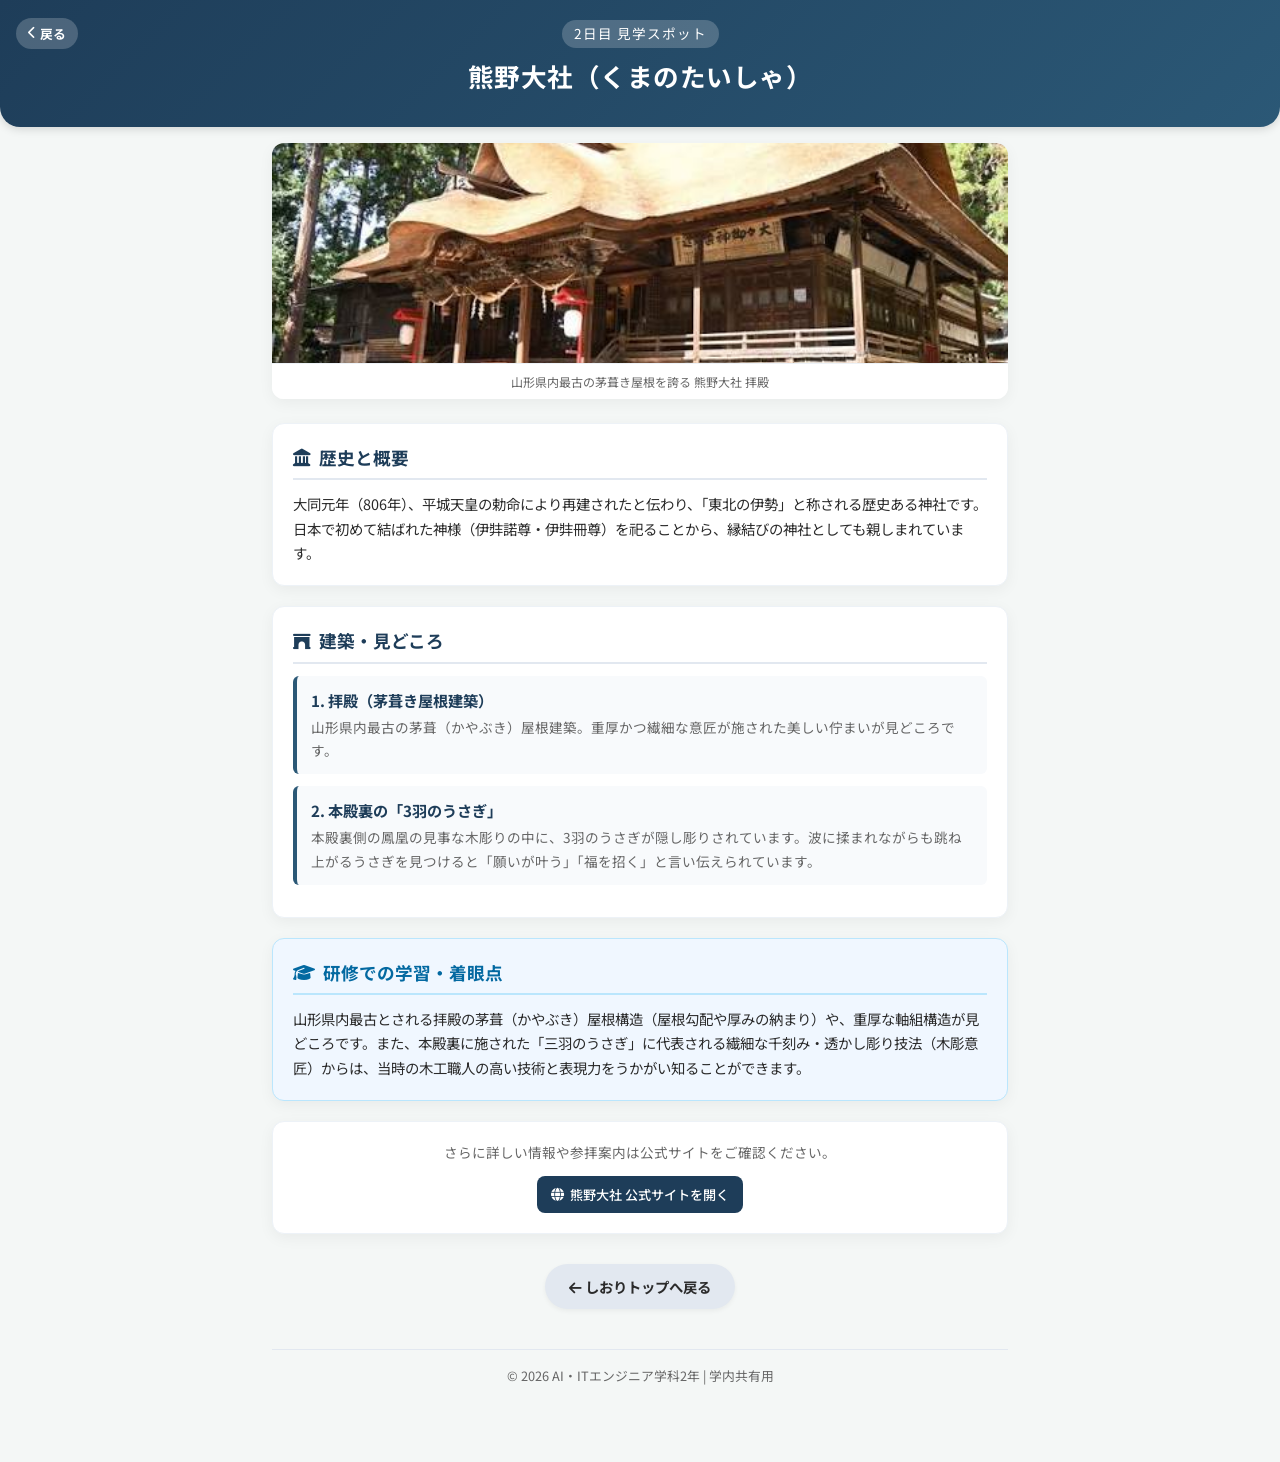
<file: pages/kumano-detail.html>
<!-- Specify document type as HTML5 -->
<!DOCTYPE html>
<!-- Set language to Japanese -->
<html lang="ja">
<head>
  <meta charset="UTF-8">
  <meta name="viewport" content="width=device-width, initial-scale=1.0">
  <meta name="robots" content="noindex, nofollow">
  <title>熊野大社 - 詳細案内 | 2026国内研修</title>

  <link rel="preconnect" href="https://fonts.googleapis.com">
  <link rel="preconnect" href="https://fonts.gstatic.com" crossorigin>
  <link href="https://fonts.googleapis.com/css2?family=Noto+Sans+JP:wght@400;500;700&display=swap" rel="stylesheet">
  <link rel="stylesheet" href="https://cdnjs.cloudflare.com/ajax/libs/font-awesome/6.4.0/css/all.min.css">
  
  <link rel="stylesheet" href="../css/style.css">
</head>
<body>

  <!-- Sub-header for detail page -->
  <header class="detail-header">
    <button class="back-btn" onclick="history.back()">
      <i class="fa-solid fa-chevron-left"></i> 戻る
    </button>
    <span class="sub-title">2日目 見学スポット</span>
    <h1>熊野大社（くまのたいしゃ）</h1>
  </header>

  <div class="container">

    <!-- Hero image wrapper -->
    <div class="detail-hero-img">
      <img src="../images/熊野大社.jpeg" alt="熊野大社 拝殿">
      <span class="img-caption">山形県内最古の茅葺き屋根を誇る 熊野大社 拝殿</span>
    </div>

    <!-- Overview section -->
    <section class="detail-section">
      <h2 class="detail-title"><i class="fa-solid fa-landmark"></i> 歴史と概要</h2>
      <p>
        大同元年（806年）、平城天皇の勅命により再建されたと伝わり、「東北の伊勢」と称される歴史ある神社です。
        日本で初めて結ばれた神様（伊弉諾尊・伊弉冊尊）を祀ることから、縁結びの神社としても親しまれています。
      </p>
    </section>

    <!-- Architectural points section -->
    <section class="detail-section">
      <h2 class="detail-title"><i class="fa-solid fa-archway"></i> 建築・見どころ</h2>
      
      <!-- Feature 1 -->
      <div class="point-box">
        <h3>1. 拝殿（茅葺き屋根建築）</h3>
        <p>山形県内最古の茅葺（かやぶき）屋根建築。重厚かつ繊細な意匠が施された美しい佇まいが見どころです。</p>
      </div>

      <!-- Feature 2 -->
      <div class="point-box">
        <h3>2. 本殿裏の「3羽のうさぎ」</h3>
        <p>本殿裏側の鳳凰の見事な木彫りの中に、3羽のうさぎが隠し彫りされています。波に揉まれながらも跳ね上がるうさぎを見つけると「願いが叶う」「福を招く」と言い伝えられています。</p>
      </div>
    </section>

    <!-- Learning objectives section -->
    <section class="detail-section highlight-section">
      <h2 class="detail-title"><i class="fa-solid fa-graduation-cap"></i> 研修での学習・着眼点</h2>
      <p>
        山形県内最古とされる拝殿の茅葺（かやぶき）屋根構造（屋根勾配や厚みの納まり）や、重厚な軸組構造が見どころです。また、本殿裏に施された「三羽のうさぎ」に代表される繊細な千刻み・透かし彫り技法（木彫意匠）からは、当時の木工職人の高い技術と表現力をうかがい知ることができます。
      </p>
    </section>

    <!-- External official link box -->
    <div class="external-link-box">
      <p>さらに詳しい情報や参拝案内は公式サイトをご確認ください。</p>
      <a href="https://kumano-taisha.or.jp/" target="_blank" rel="noopener" class="btn-link">
        <i class="fa-solid fa-globe"></i> 熊野大社 公式サイトを開く
      </a>
    </div>

    <!-- Bottom back button -->
    <div style="text-align: center; margin-top: 30px;">
      <button class="back-btn-bottom" onclick="history.back()">
        <i class="fa-solid fa-arrow-left"></i> しおりトップへ戻る
      </button>
    </div>

    <footer>
      <p>&copy; 2026 AI・ITエンジニア学科2年 | 学内共有用</p>
    </footer>

  </div>

</body>
</html>
</file>
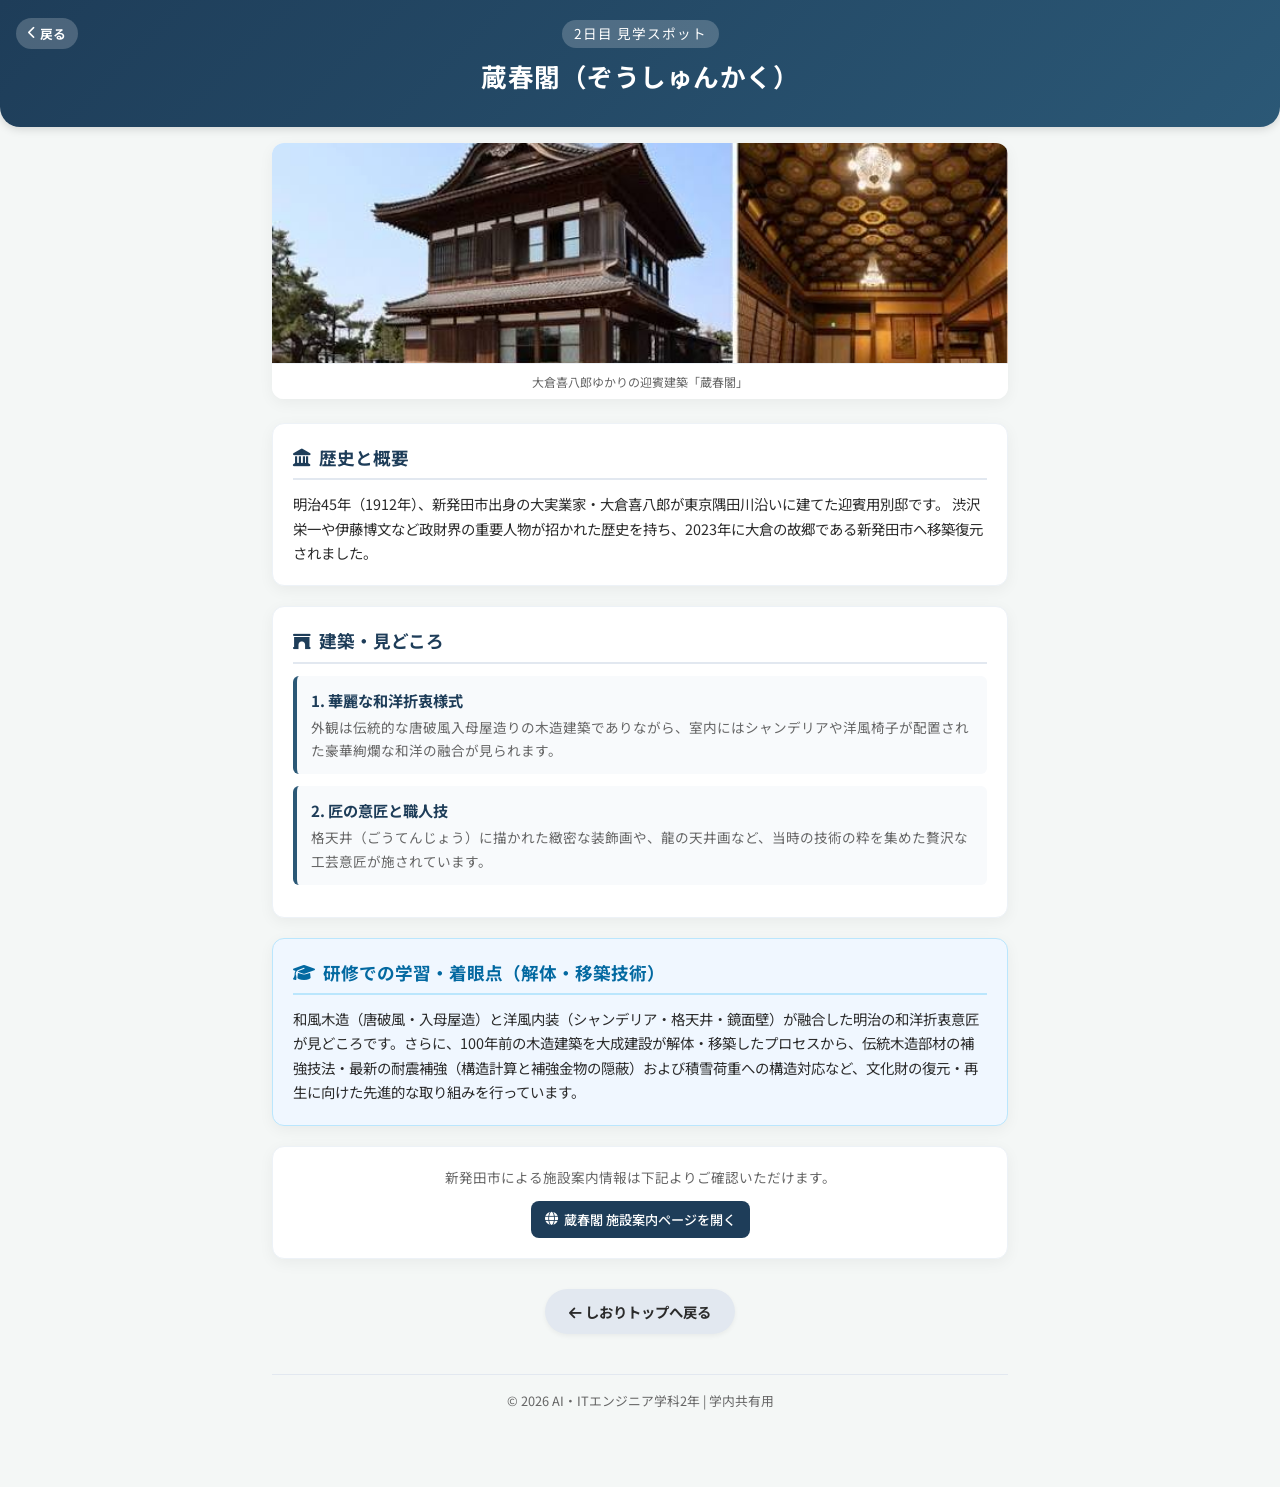
<file: pages/zoshunkaku-detail.html>
<!-- Specify document type as HTML5 -->
<!DOCTYPE html>
<!-- Set language to Japanese -->
<html lang="ja">
<head>
  <meta charset="UTF-8">
  <meta name="viewport" content="width=device-width, initial-scale=1.0">
  <meta name="robots" content="noindex, nofollow">
  <title>蔵春閣 - 詳細案内 | 2026国内研修</title>

  <link rel="preconnect" href="https://fonts.googleapis.com">
  <link rel="preconnect" href="https://fonts.gstatic.com" crossorigin>
  <link href="https://fonts.googleapis.com/css2?family=Noto+Sans+JP:wght@400;500;700&display=swap" rel="stylesheet">
  <link rel="stylesheet" href="https://cdnjs.cloudflare.com/ajax/libs/font-awesome/6.4.0/css/all.min.css">
  
  <link rel="stylesheet" href="../css/style.css">
</head>
<body>

  <!-- Sub-header for detail page -->
  <header class="detail-header">
    <button class="back-btn" onclick="history.back()">
      <i class="fa-solid fa-chevron-left"></i> 戻る
    </button>
    <span class="sub-title">2日目 見学スポット</span>
    <h1>蔵春閣（ぞうしゅんかく）</h1>
  </header>

  <div class="container">

    <!-- Hero image wrapper -->
    <div class="detail-hero-img">
      <img src="../images/蔵春閣.jpeg" alt="蔵春閣 外観と内観">
      <span class="img-caption">大倉喜八郎ゆかりの迎賓建築「蔵春閣」</span>
    </div>

    <!-- Overview section -->
    <section class="detail-section">
      <h2 class="detail-title"><i class="fa-solid fa-landmark"></i> 歴史と概要</h2>
      <p>
        明治45年（1912年）、新発田市出身の大実業家・大倉喜八郎が東京隅田川沿いに建てた迎賓用別邸です。
        渋沢栄一や伊藤博文など政財界の重要人物が招かれた歴史を持ち、2023年に大倉の故郷である新発田市へ移築復元されました。
      </p>
    </section>

    <!-- Architectural highlights -->
    <section class="detail-section">
      <h2 class="detail-title"><i class="fa-solid fa-archway"></i> 建築・見どころ</h2>
      
      <!-- Point 1 -->
      <div class="point-box">
        <h3>1. 華麗な和洋折衷様式</h3>
        <p>外観は伝統的な唐破風入母屋造りの木造建築でありながら、室内にはシャンデリアや洋風椅子が配置された豪華絢爛な和洋の融合が見られます。</p>
      </div>

      <!-- Point 2 -->
      <div class="point-box">
        <h3>2. 匠の意匠と職人技</h3>
        <p>格天井（ごうてんじょう）に描かれた緻密な装飾画や、龍の天井画など、当時の技術の粋を集めた贅沢な工芸意匠が施されています。</p>
      </div>
    </section>

    <!-- Highlighted learning section for relocation techniques -->
    <section class="detail-section highlight-section">
      <h2 class="detail-title"><i class="fa-solid fa-graduation-cap"></i> 研修での学習・着眼点（解体・移築技術）</h2>
      <p>
        和風木造（唐破風・入母屋造）と洋風内装（シャンデリア・格天井・鏡面壁）が融合した明治の和洋折衷意匠が見どころです。さらに、100年前の木造建築を大成建設が解体・移築したプロセスから、伝統木造部材の補強技法・最新の耐震補強（構造計算と補強金物の隠蔽）および積雪荷重への構造対応など、文化財の復元・再生に向けた先進的な取り組みを行っています。
      </p>
    </section>

    <!-- External info link -->
    <div class="external-link-box">
      <p>新発田市による施設案内情報は下記よりご確認いただけます。</p>
      <a href="https://www.city.shibata.lg.jp/shisetsu/kanko/kanko/1022382.html" target="_blank" rel="noopener" class="btn-link">
        <i class="fa-solid fa-globe"></i> 蔵春閣 施設案内ページを開く
      </a>
    </div>

    <!-- Bottom back button -->
    <div style="text-align: center; margin-top: 30px;">
      <button class="back-btn-bottom" onclick="history.back()">
        <i class="fa-solid fa-arrow-left"></i> しおりトップへ戻る
      </button>
    </div>

    <footer>
      <p>&copy; 2026 AI・ITエンジニア学科2年 | 学内共有用</p>
    </footer>

  </div>

</body>
</html>
</file>
<file: css/style.css>
/* Define CSS Variables for global colors, radii, and shadows */
:root {
  --primary: #1e3d59;
  --primary-light: #2b5876;
  --secondary: #ff6e40;
  --accent: #ffc107;
  --bg-color: #f4f7f6;
  --card-bg: #ffffff;
  --text-main: #2b2b2b;
  --text-sub: #666666;
  --danger-bg: #fff5f5;
  --danger-border: #e53e3e;
  --radius: 12px;
  --shadow: 0 4px 15px rgba(0, 0, 0, 0.05);
}

/* Reset margins, paddings, and set default box-sizing */
* {
  box-sizing: border-box;
  margin: 0;
  padding: 0;
  font-family: 'Noto Sans JP', sans-serif;
  -webkit-tap-highlight-color: transparent;
}

/* Base body styles */
body {
  background-color: var(--bg-color);
  color: var(--text-main);
  line-height: 1.6;
  padding-bottom: 60px;
}

/* Main hero header styling */
header {
  background: linear-gradient(135deg, var(--primary), var(--primary-light));
  color: white;
  text-align: center;
  padding: 32px 16px 24px;
  box-shadow: 0 2px 10px rgba(0,0,0,0.15);
  border-bottom-left-radius: 20px;
  border-bottom-right-radius: 20px;
}

/* Sub-title badge styling inside header */
header .sub-title {
  font-size: 0.85rem;
  background: rgba(255, 255, 255, 0.2);
  display: inline-block;
  padding: 3px 12px;
  border-radius: 20px;
  margin-bottom: 8px;
  letter-spacing: 1px;
}

/* Main heading style inside header */
header h1 {
  font-size: 1.6rem;
  font-weight: 700;
  margin-bottom: 6px;
  letter-spacing: 0.5px;
}

/* Sub-text paragraph inside header */
header p {
  font-size: 0.9rem;
  opacity: 0.9;
}

/* Main content layout container */
.container {
  max-width: 768px;
  margin: 0 auto;
  padding: 16px;
}

/* Warning and guidelines alert card */
.alert-card {
  background-color: var(--danger-bg);
  border: 1px solid rgba(229, 62, 62, 0.2);
  border-left: 6px solid var(--danger-border);
  padding: 16px;
  margin-top: 12px;
  margin-bottom: 20px;
  border-radius: var(--radius);
  box-shadow: var(--shadow);
}

/* Alert card heading */
.alert-card h2 {
  font-size: 1rem;
  color: var(--danger-border);
  margin-bottom: 8px;
  display: flex;
  align-items: center;
  gap: 8px;
}

/* Unordered list inside alert card */
.alert-card ul {
  list-style: none;
  font-size: 0.85rem;
}

/* Individual list item inside alert card */
.alert-card li {
  margin-bottom: 4px;
  padding-left: 18px;
  position: relative;
}

/* Custom icon pseudo-element for alert list items */
.alert-card li::before {
  content: "\f054";
  font-family: "Font Awesome 6 Free";
  font-weight: 900;
  font-size: 0.65rem;
  color: var(--danger-border);
  position: absolute;
  left: 2px;
  top: 3px;
}

/* Sticky tab navigation wrapper */
.tab-nav {
  display: flex;
  gap: 8px;
  margin-bottom: 24px;
  position: sticky;
  top: 10px;
  z-index: 100;
  background: rgba(244, 247, 246, 0.95);
  backdrop-filter: blur(8px);
  padding: 4px 0;
}

/* Individual tab button styling */
.tab-btn {
  flex: 1;
  padding: 10px 4px;
  background-color: #ffffff;
  border: 2px solid #e2e8f0;
  border-radius: var(--radius);
  font-weight: 700;
  color: var(--text-sub);
  cursor: pointer;
  transition: all 0.25s ease;
  text-align: center;
  font-size: 0.85rem;
  box-shadow: 0 2px 4px rgba(0,0,0,0.03);
}

/* Day number span inside tab button */
.tab-btn .day-num {
  font-size: 1rem;
  display: block;
}

/* Active tab button styling */
.tab-btn.active {
  background-color: var(--primary);
  color: white;
  border-color: var(--primary);
  box-shadow: 0 4px 10px rgba(30, 61, 89, 0.3);
}

/* Tab content block styling */
.tab-content {
  display: none;
  animation: fadeIn 0.35s ease-in-out;
}

/* Display active tab content */
.tab-content.active {
  display: block;
}

/* Keyframe animation for switching tabs */
@keyframes fadeIn {
  from { opacity: 0; transform: translateY(8px); }
  to { opacity: 1; transform: translateY(0); }
}

/* Timeline component wrapper */
.timeline {
  position: relative;
  padding-left: 24px;
  margin-bottom: 32px;
}

/* Vertical line for the timeline */
.timeline::before {
  content: '';
  position: absolute;
  left: 7px;
  top: 12px;
  bottom: 12px;
  width: 3px;
  background-color: #cbd5e1;
  border-radius: 2px;
}

/* Individual event item on the timeline */
.time-item {
  position: relative;
  margin-bottom: 16px;
  background: var(--card-bg);
  padding: 14px 16px;
  border-radius: var(--radius);
  box-shadow: var(--shadow);
  border: 1px solid #edf2f7;
}

/* Bullet dot on the timeline line */
.time-item::before {
  content: '';
  position: absolute;
  left: -22px;
  top: 18px;
  width: 11px;
  height: 11px;
  border-radius: 50%;
  background-color: var(--primary);
  border: 3px solid var(--bg-color);
}

/* Highlighted timeline event item */
.time-item.highlight {
  border-left: 4px solid var(--secondary);
}

/* Highlighted bullet dot */
.time-item.highlight::before {
  background-color: var(--secondary);
}

/* Header inside timeline item */
.time-header {
  display: flex;
  justify-content: space-between;
  align-items: center;
  margin-bottom: 4px;
}

/* Time badge styling */
.time-badge {
  font-weight: 700;
  color: var(--primary);
  font-size: 1.05rem;
  display: flex;
  align-items: center;
  gap: 6px;
}

/* Meal pill badge styling */
.meal-badge {
  font-size: 0.75rem;
  background-color: #f59e0b;
  color: white;
  padding: 2px 8px;
  border-radius: 12px;
  font-weight: 500;
}

/* Spot title inside timeline item */
.spot-title {
  font-size: 1rem;
  font-weight: 700;
  color: var(--text-main);
}

/* Clickable spot link inside timeline for smooth scrolling */
.spot-title.spot-link {
  color: var(--primary-light);
  cursor: pointer;
  display: inline-flex;
  align-items: center;
  gap: 6px;
  padding: 2px 6px;
  margin-left: -6px;
  border-radius: 4px;
  transition: all 0.2s ease;
}

/* Hover state for clickable spot links */
.spot-title.spot-link:hover {
  background-color: #e2e8f0;
  color: var(--secondary);
}

/* Icon style inside spot link */
.spot-title.spot-link i {
  font-size: 0.75rem;
  color: var(--secondary);
}

/* Spot description inside timeline item */
.spot-desc {
  font-size: 0.85rem;
  color: var(--text-sub);
  margin-top: 4px;
}

/* Sub-group info box inside timeline item */
.group-box {
  background-color: #f0f7ff;
  border: 1px solid #bae6fd;
  padding: 10px 12px;
  border-radius: 8px;
  margin-top: 8px;
  font-size: 0.85rem;
  color: #0369a1;
}

/* Section divider title */
.section-title {
  font-size: 1.1rem;
  font-weight: 700;
  color: var(--primary);
  margin: 28px 0 16px;
  display: flex;
  align-items: center;
  gap: 8px;
}

/* Divider line pseudo-element */
.section-title::after {
  content: '';
  flex: 1;
  height: 1px;
  background-color: #cbd5e1;
}

/* Spot presentation card */
.spot-card {
  background: var(--card-bg);
  border-radius: var(--radius);
  overflow: hidden;
  box-shadow: var(--shadow);
  margin-bottom: 20px;
  border: 1px solid #edf2f7;
}

/* Clickable card leading to internal detail pages */
.spot-card.clickable-card {
  cursor: pointer;
  transition: transform 0.2s ease, box-shadow 0.2s ease, border-color 0.2s ease;
}

/* Hover effect for clickable cards */
.spot-card.clickable-card:hover {
  transform: translateY(-3px);
  box-shadow: 0 8px 20px rgba(0, 0, 0, 0.1);
  border-color: var(--primary-light);
}

/* Image styling inside spot card */
.spot-card img {
  width: 100%;
  height: 190px;
  object-fit: cover;
  display: block;
}

/* Body container inside spot card */
.spot-card-body {
  padding: 16px;
}

/* Heading 3 inside spot card */
.spot-card-body h3 {
  font-size: 1.15rem;
  margin-bottom: 6px;
  color: var(--primary);
  display: flex;
  align-items: center;
  justify-content: space-between;
}

/* Badge indicating detail page link */
.detail-badge {
  font-size: 0.75rem;
  color: var(--secondary);
  font-weight: 700;
  display: flex;
  align-items: center;
  gap: 4px;
}

/* Paragraph inside spot card body */
.spot-card-body p {
  font-size: 0.88rem;
  color: var(--text-sub);
  margin-bottom: 12px;
}

/* Group wrapper for action buttons */
.btn-group {
  display: flex;
  flex-wrap: wrap;
  gap: 8px;
}

/* Button style for external links */
.btn-link {
  display: inline-flex;
  align-items: center;
  gap: 6px;
  padding: 8px 14px;
  background-color: var(--primary);
  color: white;
  text-decoration: none;
  border-radius: 8px;
  font-size: 0.82rem;
  font-weight: 500;
  transition: background-color 0.2s ease;
}

/* Active touch state for buttons */
.btn-link:active {
  opacity: 0.85;
}

/* Embedded Google Maps container */
.map-container {
  width: 100%;
  border-radius: 8px;
  overflow: hidden;
  margin: 12px 0;
  box-shadow: inset 0 0 4px rgba(0,0,0,0.1);
}

/* Footer styling */
footer {
  text-align: center;
  font-size: 0.8rem;
  color: var(--text-sub);
  margin-top: 40px;
  padding-top: 16px;
  border-top: 1px solid #e2e8f0;
}

/* ================= STYLES FOR DETAIL PAGES ================= */

/* Sub-header specifically for detail pages */
header.detail-header {
  position: relative;
  padding-top: 20px;
}

/* Top-left back button on detail pages */
.back-btn {
  position: absolute;
  left: 16px;
  top: 18px;
  background: rgba(255, 255, 255, 0.2);
  color: white;
  border: none;
  padding: 6px 12px;
  border-radius: 20px;
  font-size: 0.8rem;
  font-weight: bold;
  cursor: pointer;
  display: flex;
  align-items: center;
  gap: 4px;
}

/* Active touch state for back button */
.back-btn:active {
  background: rgba(255, 255, 255, 0.4);
}

/* Main showcase image wrapper on detail pages */
.detail-hero-img {
  margin-bottom: 24px;
  border-radius: var(--radius);
  overflow: hidden;
  box-shadow: var(--shadow);
  background: var(--card-bg);
}

/* Image element in hero image wrapper */
.detail-hero-img img {
  width: 100%;
  height: 220px;
  object-fit: cover;
  display: block;
}

/* Caption text below detail hero images */
.img-caption {
  display: block;
  font-size: 0.75rem;
  color: var(--text-sub);
  padding: 8px 12px;
  background-color: #ffffff;
  border-top: 1px solid #edf2f7;
  text-align: center;
}

/* Detail section container */
.detail-section {
  background: var(--card-bg);
  padding: 20px;
  border-radius: var(--radius);
  box-shadow: var(--shadow);
  margin-bottom: 20px;
  border: 1px solid #edf2f7;
}

/* Title for detail sections */
.detail-title {
  font-size: 1.1rem;
  color: var(--primary);
  margin-bottom: 12px;
  display: flex;
  align-items: center;
  gap: 8px;
  border-bottom: 2px solid #e2e8f0;
  padding-bottom: 6px;
}

/* Paragraph text inside detail section */
.detail-section p {
  font-size: 0.9rem;
  color: var(--text-main);
  line-height: 1.7;
}

/* Feature highlight box inside detail pages */
.point-box {
  background-color: #f8fafc;
  border-left: 4px solid var(--primary-light);
  padding: 12px 14px;
  border-radius: 6px;
  margin-bottom: 12px;
}

/* Heading inside feature point box */
.point-box h3 {
  font-size: 0.95rem;
  color: var(--primary);
  margin-bottom: 4px;
}

/* Paragraph inside feature point box */
.point-box p {
  font-size: 0.85rem;
  color: var(--text-sub);
  margin-bottom: 0;
}

/* Highlighted section for field learning objectives */
.detail-section.highlight-section {
  background-color: #f0f7ff;
  border: 1px solid #bae6fd;
}

/* Title for highlighted learning section */
.detail-section.highlight-section .detail-title {
  color: #0369a1;
  border-bottom-color: #bae6fd;
}

/* External official link card container */
.external-link-box {
  text-align: center;
  background: var(--card-bg);
  padding: 20px;
  border-radius: var(--radius);
  box-shadow: var(--shadow);
  margin-bottom: 20px;
  border: 1px solid #edf2f7;
}

/* Text inside external link box */
.external-link-box p {
  font-size: 0.85rem;
  color: var(--text-sub);
  margin-bottom: 12px;
}

/* Large back button at the bottom of detail pages */
.back-btn-bottom {
  background-color: #e2e8f0;
  color: var(--text-main);
  border: none;
  padding: 12px 24px;
  border-radius: 25px;
  font-weight: bold;
  font-size: 0.9rem;
  cursor: pointer;
  transition: all 0.2s ease;
  box-shadow: 0 2px 5px rgba(0,0,0,0.05);
}

/* Active touch state for bottom back button */
.back-btn-bottom:active {
  background-color: #cbd5e1;
}
</file>
